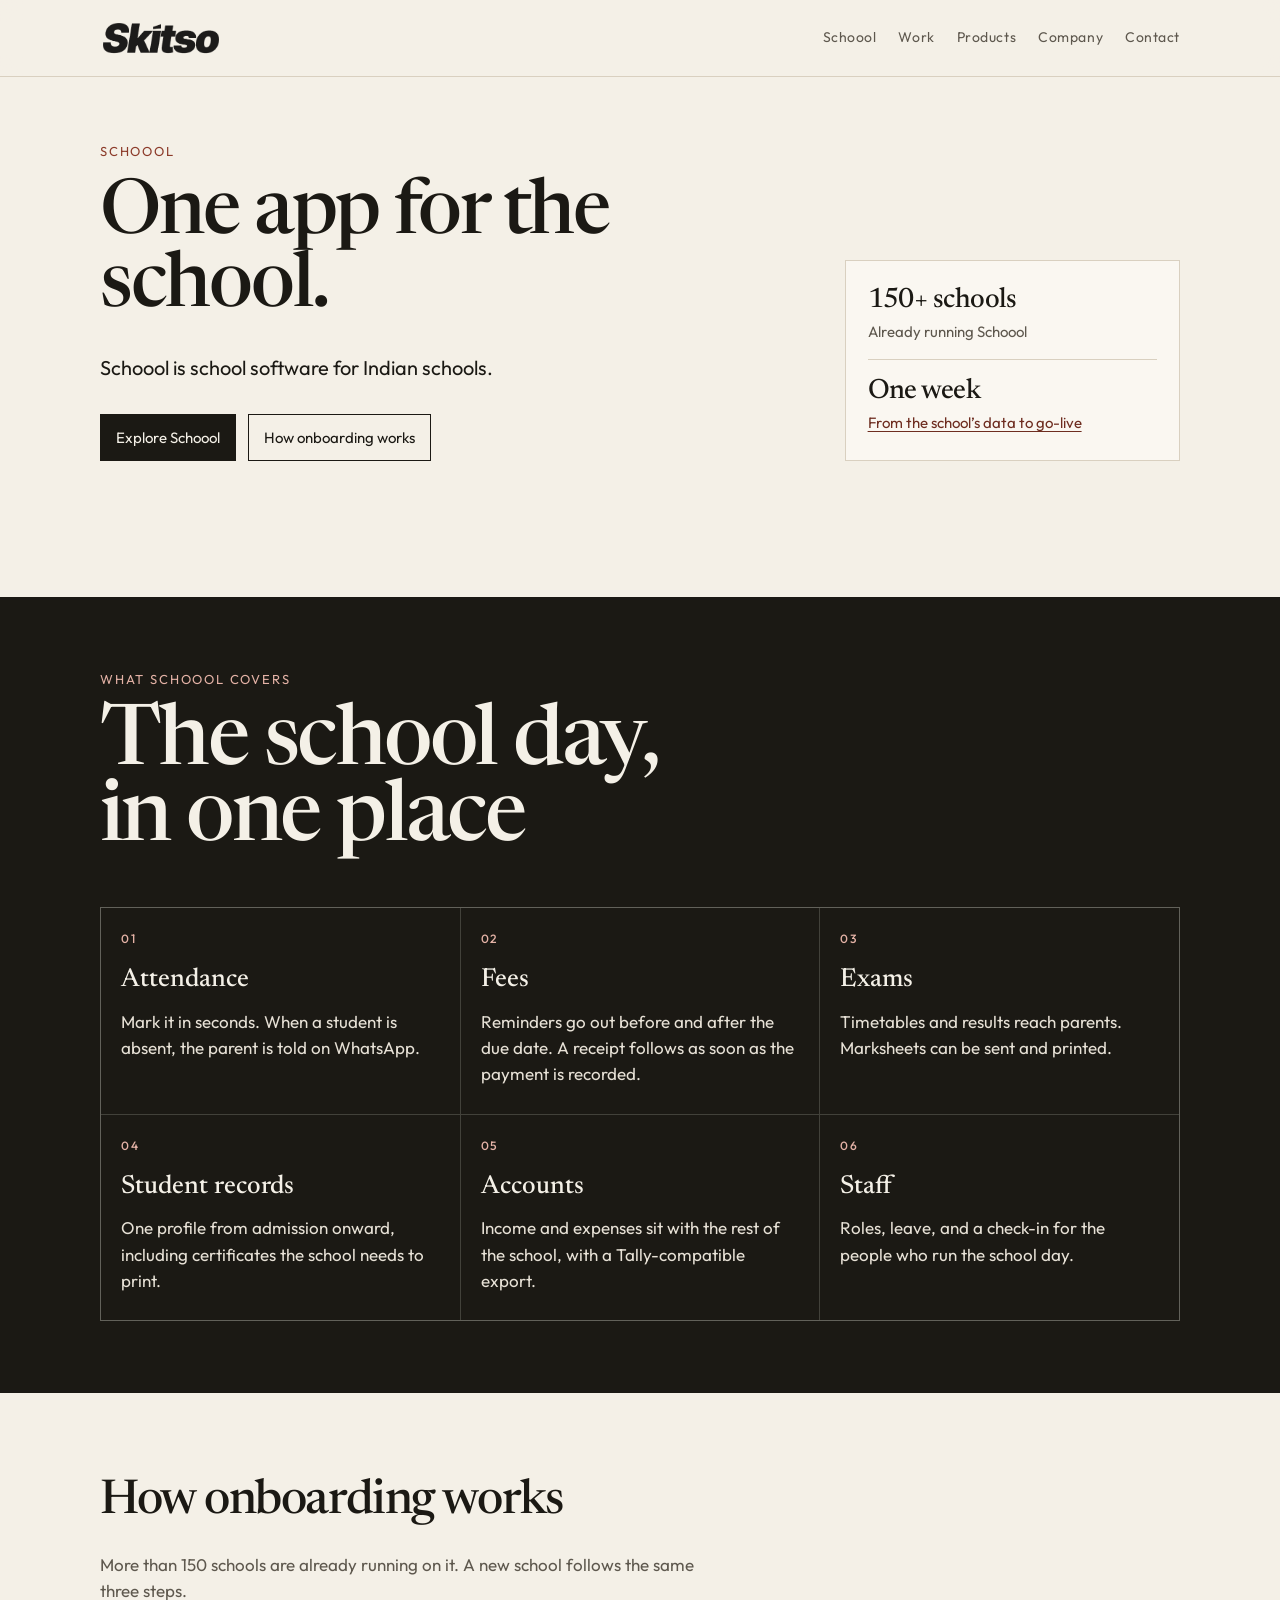
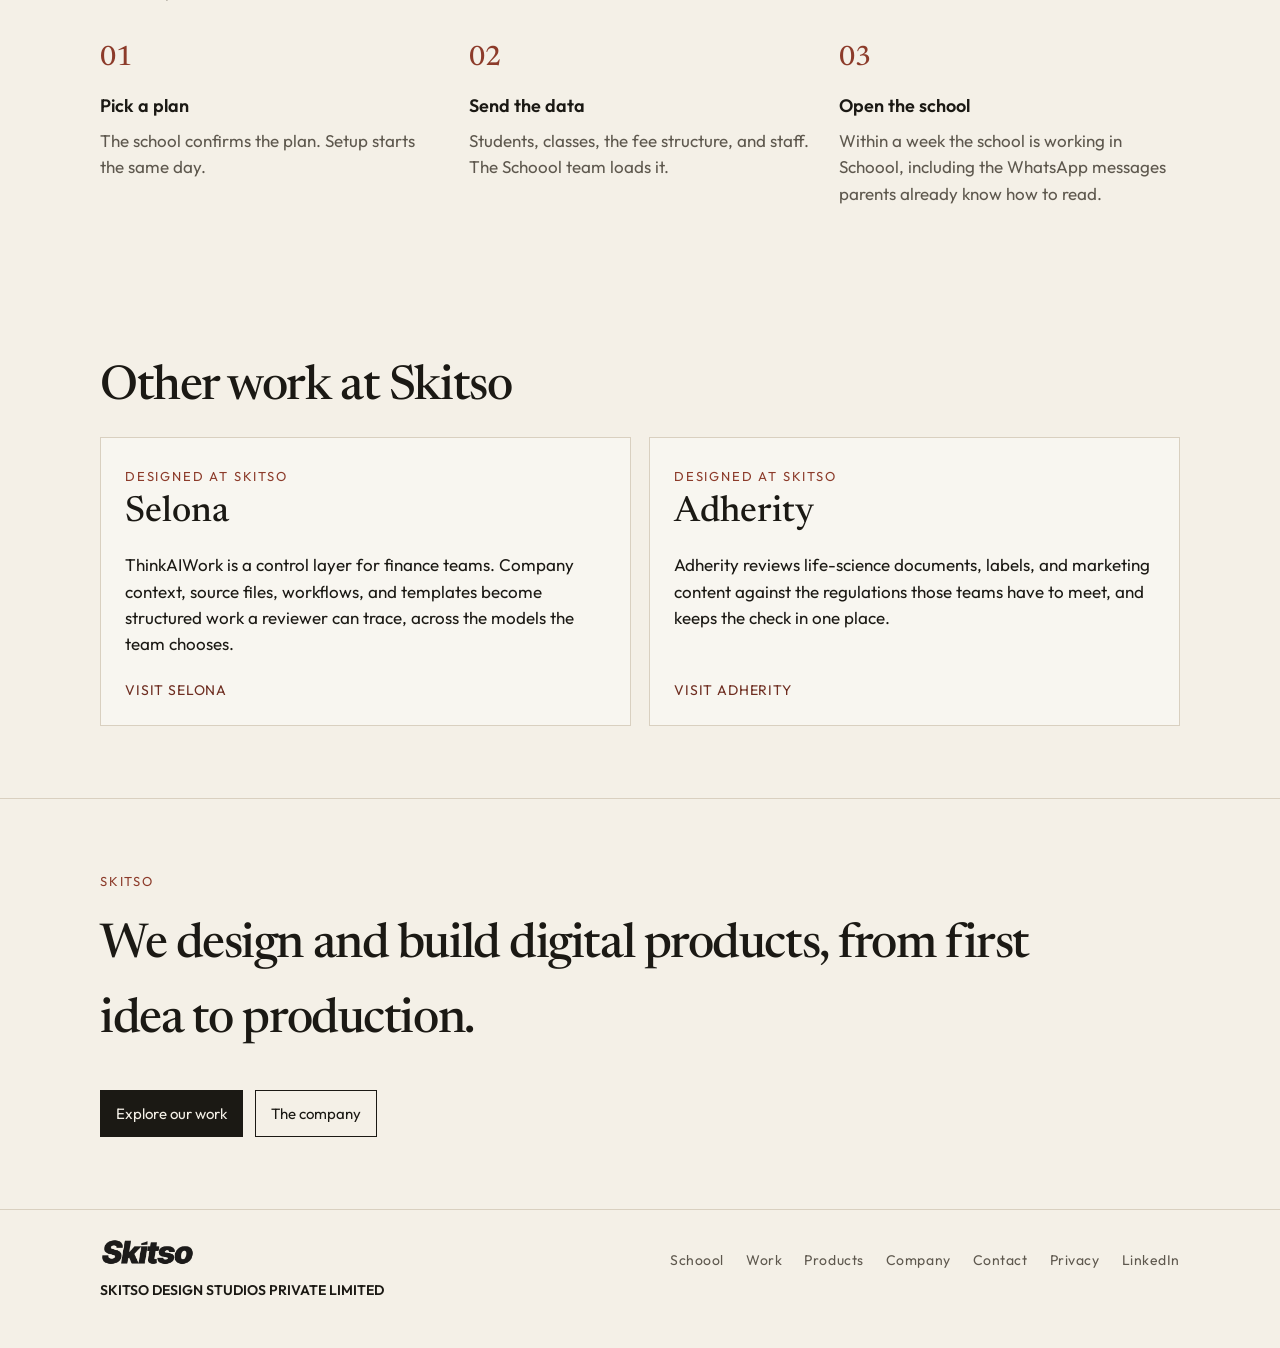
<file: index.html>
<!DOCTYPE html>
<html lang="en">
<head>
  <meta charset="utf-8">
  <meta name="viewport" content="width=device-width, initial-scale=1, viewport-fit=cover">
  <meta name="theme-color" content="#f4f0e7">
  <title>Schoool by Skitso — SKITSO DESIGN STUDIOS PRIVATE LIMITED</title>
  <meta name="description" content="Schoool is school software for Indian schools, built by SKITSO DESIGN STUDIOS PRIVATE LIMITED. Selona and Adherity were designed at Skitso.">
  <link rel="icon" href="/favicon.png" type="image/png">
  <link rel="canonical" href="https://www.skitso.design/">
  <meta property="og:title" content="Schoool by Skitso">
  <meta property="og:description" content="School software for Indian schools, built by SKITSO DESIGN STUDIOS PRIVATE LIMITED.">
  <meta property="og:url" content="https://www.skitso.design/">
  <meta property="og:image" content="https://www.skitso.design/images/og.png">
  <meta property="og:type" content="website">
  <meta name="twitter:card" content="summary_large_image">
  <link rel="preconnect" href="https://fonts.googleapis.com">
  <link rel="preconnect" href="https://fonts.gstatic.com" crossorigin>
  <link href="https://fonts.googleapis.com/css2?family=Newsreader:opsz,wght@6..72,500;6..72,600&family=Outfit:wght@400;500;600&display=swap" rel="stylesheet">
  <link rel="stylesheet" href="/css/site.css">
  <script type="application/ld+json">
  {
    "@context": "https://schema.org",
    "@type": "Organization",
    "name": "SKITSO DESIGN STUDIOS PRIVATE LIMITED",
    "url": "https://www.skitso.design/",
    "logo": "https://www.skitso.design/images/logo.png",
    "email": "account@skitso.design",
    "address": {
      "@type": "PostalAddress",
      "streetAddress": "13-b Mahi Sarovar Nagar, Banswara (rural), Banswara City",
      "addressLocality": "Banswara",
      "addressRegion": "Rajasthan",
      "postalCode": "327001",
      "addressCountry": "IN"
    }
  }
  </script>
</head>
<body>
  <a class="skip" href="#content">Skip to content</a>
  <header class="letterhead">
    <div class="wrap letterhead-inner">
      <a class="brand" href="/" aria-label="Skitso">
        <img src="/images/logo.png" alt="Skitso" width="122" height="36">
      </a>
      <nav aria-label="Primary">
        <a href="/schoool/">Schoool</a>
        <a href="/work/">Work</a>
        <a href="/products/">Products</a>
        <a href="/company/">Company</a>
        <a href="/contact/">Contact</a>
      </nav>
    </div>
  </header>

  <main id="content">
    <section class="hero">
      <div class="wrap hero-grid">
        <div>
          <p class="kicker">Schoool</p>
          <h1>One app for the school.</h1>
          <p class="lede">Schoool is school software for Indian schools.</p>
          <div class="actions">
            <a class="button" href="/schoool/">Explore Schoool</a>
            <a class="button ghost" href="/schoool/#live">How onboarding works</a>
          </div>
        </div>
        <aside class="hero-card" aria-label="Schoool at a glance">
          <p><strong>150+ schools</strong><span>Already running Schoool</span></p>
          <p><strong>One week</strong><span><a href="/schoool/#live">From the school’s data to go-live</a></span></p>
        </aside>
      </div>
    </section>

    <section class="band" id="schoool">
      <div class="wrap">
        <div class="band-top">
          <div>
            <p class="kicker">What Schoool covers</p>
            <h2>The school day, in one place</h2>
          </div>
        </div>
        <div class="feature-grid">
          <article>
            <h3>Attendance</h3>
            <p>Mark it in seconds. When a student is absent, the parent is told on WhatsApp.</p>
          </article>
          <article>
            <h3>Fees</h3>
            <p>Reminders go out before and after the due date. A receipt follows as soon as the payment is recorded.</p>
          </article>
          <article>
            <h3>Exams</h3>
            <p>Timetables and results reach parents. Marksheets can be sent and printed.</p>
          </article>
          <article>
            <h3>Student records</h3>
            <p>One profile from admission onward, including certificates the school needs to print.</p>
          </article>
          <article>
            <h3>Accounts</h3>
            <p>Income and expenses sit with the rest of the school, with a Tally-compatible export.</p>
          </article>
          <article>
            <h3>Staff</h3>
            <p>Roles, leave, and a check-in for the people who run the school day.</p>
          </article>
        </div>
      </div>
    </section>

    <section class="section" id="onboarding">
      <div class="wrap">
        <h2>How onboarding works</h2>
        <p class="section-intro">More than 150 schools are already running on it. A new school follows the same three steps.</p>
        <div class="steps">
          <article>
            <h3>Pick a plan</h3>
            <p>The school confirms the plan. Setup starts the same day.</p>
          </article>
          <article>
            <h3>Send the data</h3>
            <p>Students, classes, the fee structure, and staff. The Schoool team loads it.</p>
          </article>
          <article>
            <h3>Open the school</h3>
            <p>Within a week the school is working in Schoool, including the WhatsApp messages parents already know how to read.</p>
          </article>
        </div>
      </div>
    </section>

    <section class="section" id="products">
      <div class="wrap">
        <h2>Other work at Skitso</h2>
        <div class="work-grid">
          <a class="work-card" href="https://selona.ai/" target="_blank" rel="noopener noreferrer">
            <p class="kicker">Designed at Skitso</p>
            <h3>Selona</h3>
            <p>ThinkAIWork is a control layer for finance teams. Company context, source files, workflows, and templates become structured work a reviewer can trace, across the models the team chooses.</p>
            <span class="go">Visit Selona<span class="sr"> (opens in a new tab)</span></span>
          </a>
          <a class="work-card" href="https://www.adherity.ai/" target="_blank" rel="noopener noreferrer">
            <p class="kicker">Designed at Skitso</p>
            <h3>Adherity</h3>
            <p>Adherity reviews life-science documents, labels, and marketing content against the regulations those teams have to meet, and keeps the check in one place.</p>
            <span class="go">Visit Adherity<span class="sr"> (opens in a new tab)</span></span>
          </a>
        </div>
      </div>
    </section>

    <section class="section studio" id="studio">
      <div class="wrap">
        <p class="kicker">Skitso</p>
        <h2>We design and build digital products, from first idea to production.</h2>
        <div class="actions">
          <a class="button" href="/work/">Explore our work</a>
          <a class="button ghost" href="/company/">The company</a>
        </div>
      </div>
    </section>
  </main>

  <footer class="site-footer">
    <div class="wrap">
      <div class="footer-brand">
        <img src="/images/logo.png" alt="" width="102" height="30">
        <strong>SKITSO DESIGN STUDIOS PRIVATE LIMITED</strong>
      </div>
      <nav aria-label="Footer">
        <a href="/schoool/">Schoool</a>
        <a href="/work/">Work</a>
        <a href="/products/">Products</a>
        <a href="/company/">Company</a>
        <a href="/contact/">Contact</a>
        <a href="/privacy/">Privacy</a>
        <a href="https://www.linkedin.com/company/skitso-design" target="_blank" rel="noopener noreferrer">LinkedIn<span class="sr"> (opens in a new tab)</span></a>
      </nav>
    </div>
  </footer>
</body>
</html>
</file>
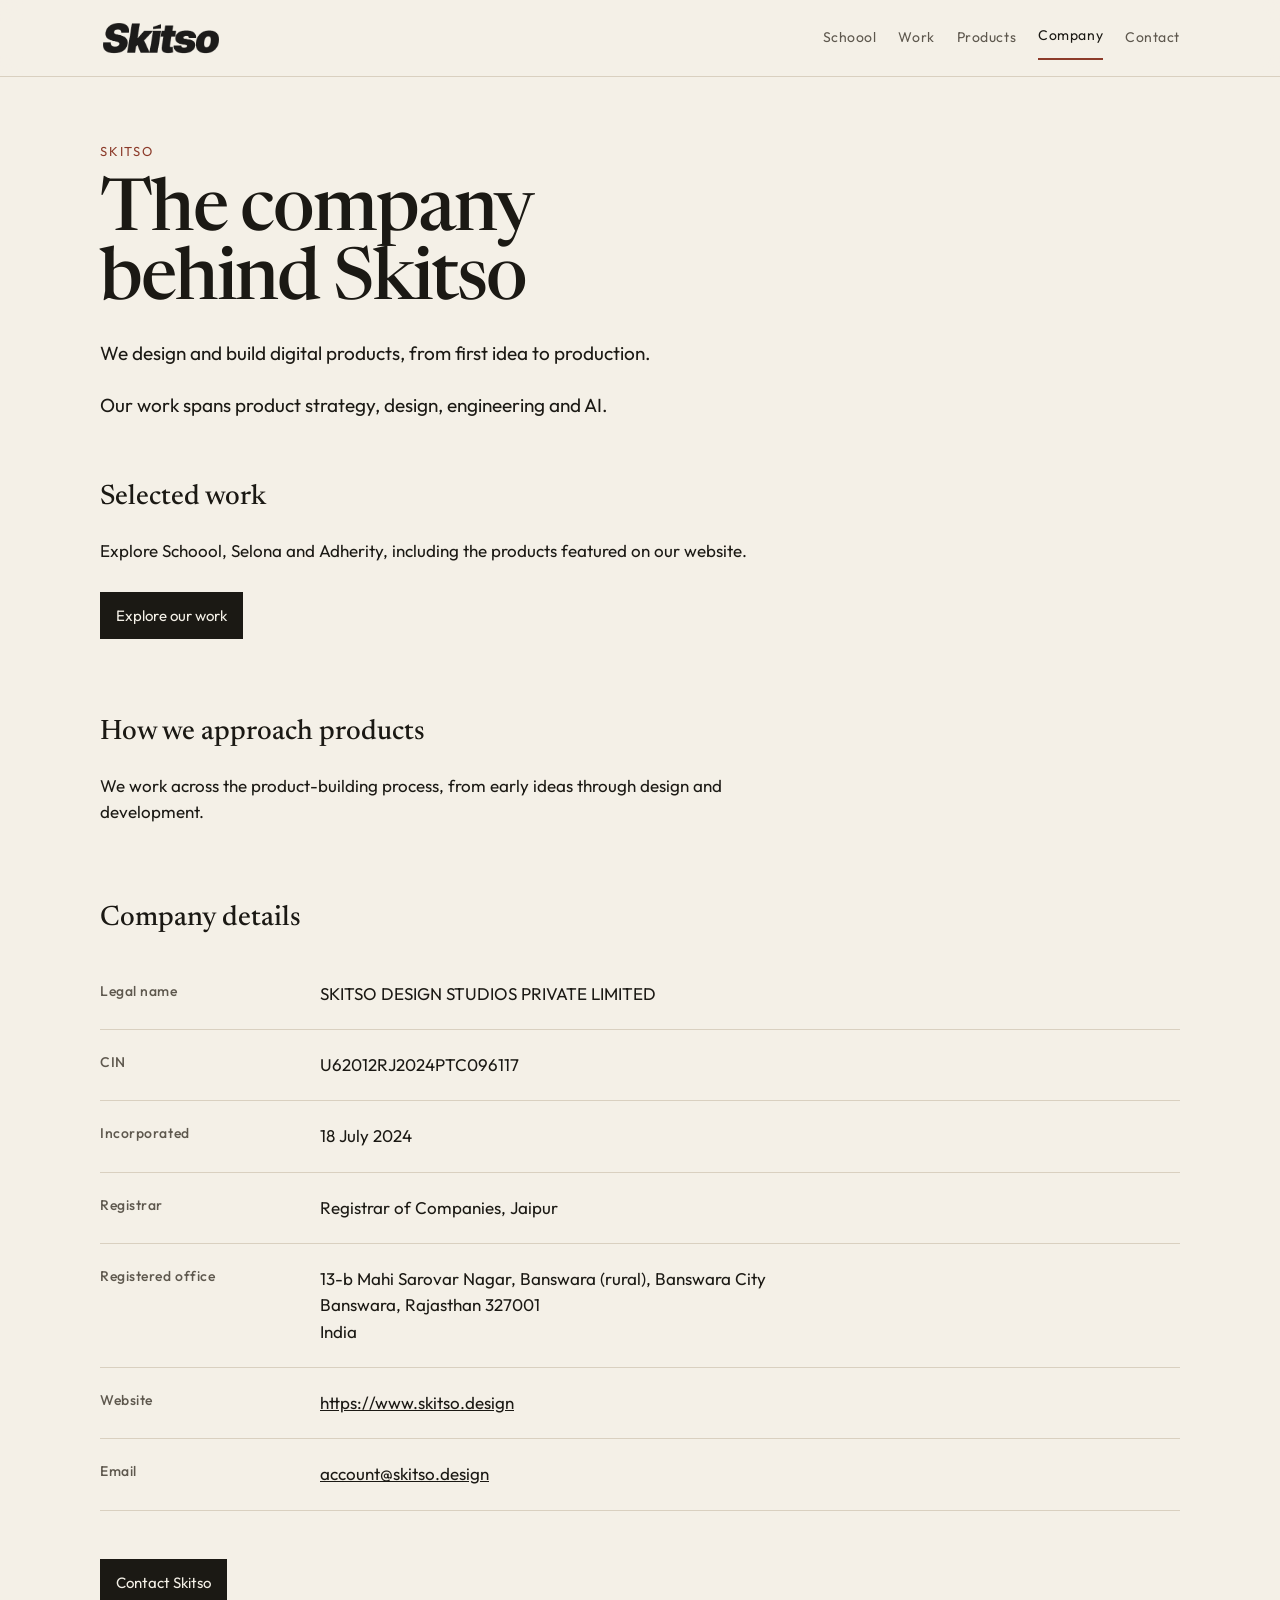
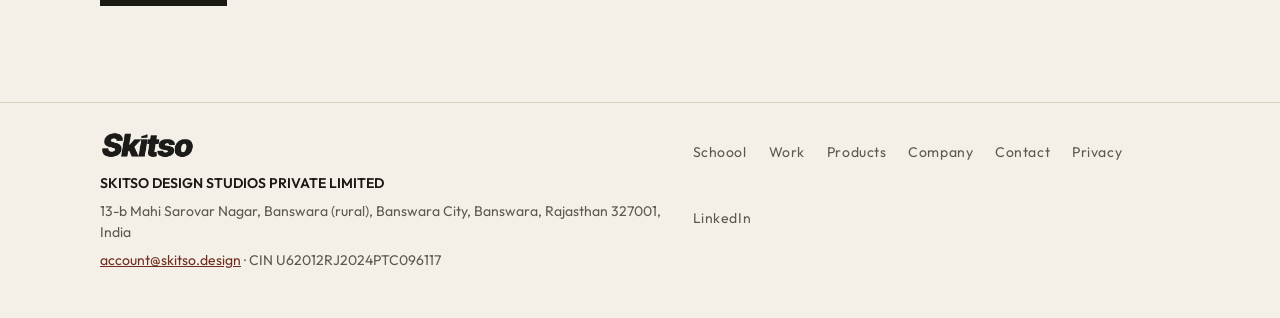
<file: company/index.html>
<!DOCTYPE html>
<html lang="en">
<head>
  <meta charset="utf-8">
  <meta name="viewport" content="width=device-width, initial-scale=1, viewport-fit=cover">
  <meta name="theme-color" content="#f4f0e7">
  <title>Company — SKITSO DESIGN STUDIOS PRIVATE LIMITED</title>
  <meta name="description" content="Skitso designs and builds digital products, from first idea to production. SKITSO DESIGN STUDIOS PRIVATE LIMITED is registered in Banswara, Rajasthan. CIN U62012RJ2024PTC096117.">
  <link rel="icon" href="/favicon.png" type="image/png">
  <link rel="canonical" href="https://www.skitso.design/company/">
  <link rel="preconnect" href="https://fonts.googleapis.com">
  <link rel="preconnect" href="https://fonts.gstatic.com" crossorigin>
  <link href="https://fonts.googleapis.com/css2?family=Newsreader:opsz,wght@6..72,500;6..72,600&family=Outfit:wght@400;500;600&display=swap" rel="stylesheet">
  <link rel="stylesheet" href="/css/site.css">
</head>
<body>
  <a class="skip" href="#content">Skip to content</a>
  <header class="letterhead">
    <div class="wrap letterhead-inner">
      <a class="brand" href="/" aria-label="Skitso">
        <img src="/images/logo.png" alt="Skitso" width="122" height="36">
      </a>
      <nav aria-label="Primary">
        <a href="/schoool/">Schoool</a>
        <a href="/work/">Work</a>
        <a href="/products/">Products</a>
        <a href="/company/" aria-current="page">Company</a>
        <a href="/contact/">Contact</a>
      </nav>
    </div>
  </header>

  <main id="content">
    <div class="wrap page-head">
      <p class="kicker">Skitso</p>
      <h1>The company behind Skitso</h1>
      <p>We design and build digital products, from first idea to production.</p>
      <p>Our work spans product strategy, design, engineering and AI.</p>
    </div>

    <div class="wrap company-body">
      <div class="prose">
        <h2>Selected work</h2>
        <p>Explore Schoool, Selona and Adherity, including the products featured on our website.</p>
        <p><a class="button" href="/work/">Explore our work</a></p>

        <h2>How we approach products</h2>
        <p>We work across the product-building process, from early ideas through design and development.</p>

        <h2>Company details</h2>
      </div>
      <table class="facts">
        <tbody>
          <tr>
            <th>Legal name</th>
            <td>SKITSO DESIGN STUDIOS PRIVATE LIMITED</td>
          </tr>
          <tr>
            <th>CIN</th>
            <td>U62012RJ2024PTC096117</td>
          </tr>
          <tr>
            <th>Incorporated</th>
            <td>18 July 2024</td>
          </tr>
          <tr>
            <th>Registrar</th>
            <td>Registrar of Companies, Jaipur</td>
          </tr>
          <tr>
            <th>Registered office</th>
            <td>
              <address>
                13-b Mahi Sarovar Nagar, Banswara (rural), Banswara City<br>
                Banswara, Rajasthan 327001<br>
                India
              </address>
            </td>
          </tr>
          <tr>
            <th>Website</th>
            <td><a href="https://www.skitso.design/">https://www.skitso.design</a></td>
          </tr>
          <tr>
            <th>Email</th>
            <td><a href="mailto:account@skitso.design">account@skitso.design</a></td>
          </tr>
        </tbody>
      </table>

      <p class="company-action"><a class="button" href="/contact/">Contact Skitso</a></p>
    </div>
  </main>

  <footer class="site-footer">
    <div class="wrap">
      <div class="footer-brand">
        <img src="/images/logo.png" alt="" width="102" height="30">
        <strong>SKITSO DESIGN STUDIOS PRIVATE LIMITED</strong>
        <p>13-b Mahi Sarovar Nagar, Banswara (rural), Banswara City, Banswara, Rajasthan 327001, India</p>
        <p><a href="mailto:account@skitso.design">account@skitso.design</a> · CIN U62012RJ2024PTC096117</p>
      </div>
      <nav aria-label="Footer">
        <a href="/schoool/">Schoool</a>
        <a href="/work/">Work</a>
        <a href="/products/">Products</a>
        <a href="/company/">Company</a>
        <a href="/contact/">Contact</a>
        <a href="/privacy/">Privacy</a>
        <a href="https://www.linkedin.com/company/skitso-design" target="_blank" rel="noopener noreferrer">LinkedIn<span class="sr"> (opens in a new tab)</span></a>
      </nav>
    </div>
  </footer>
</body>
</html>
</file>
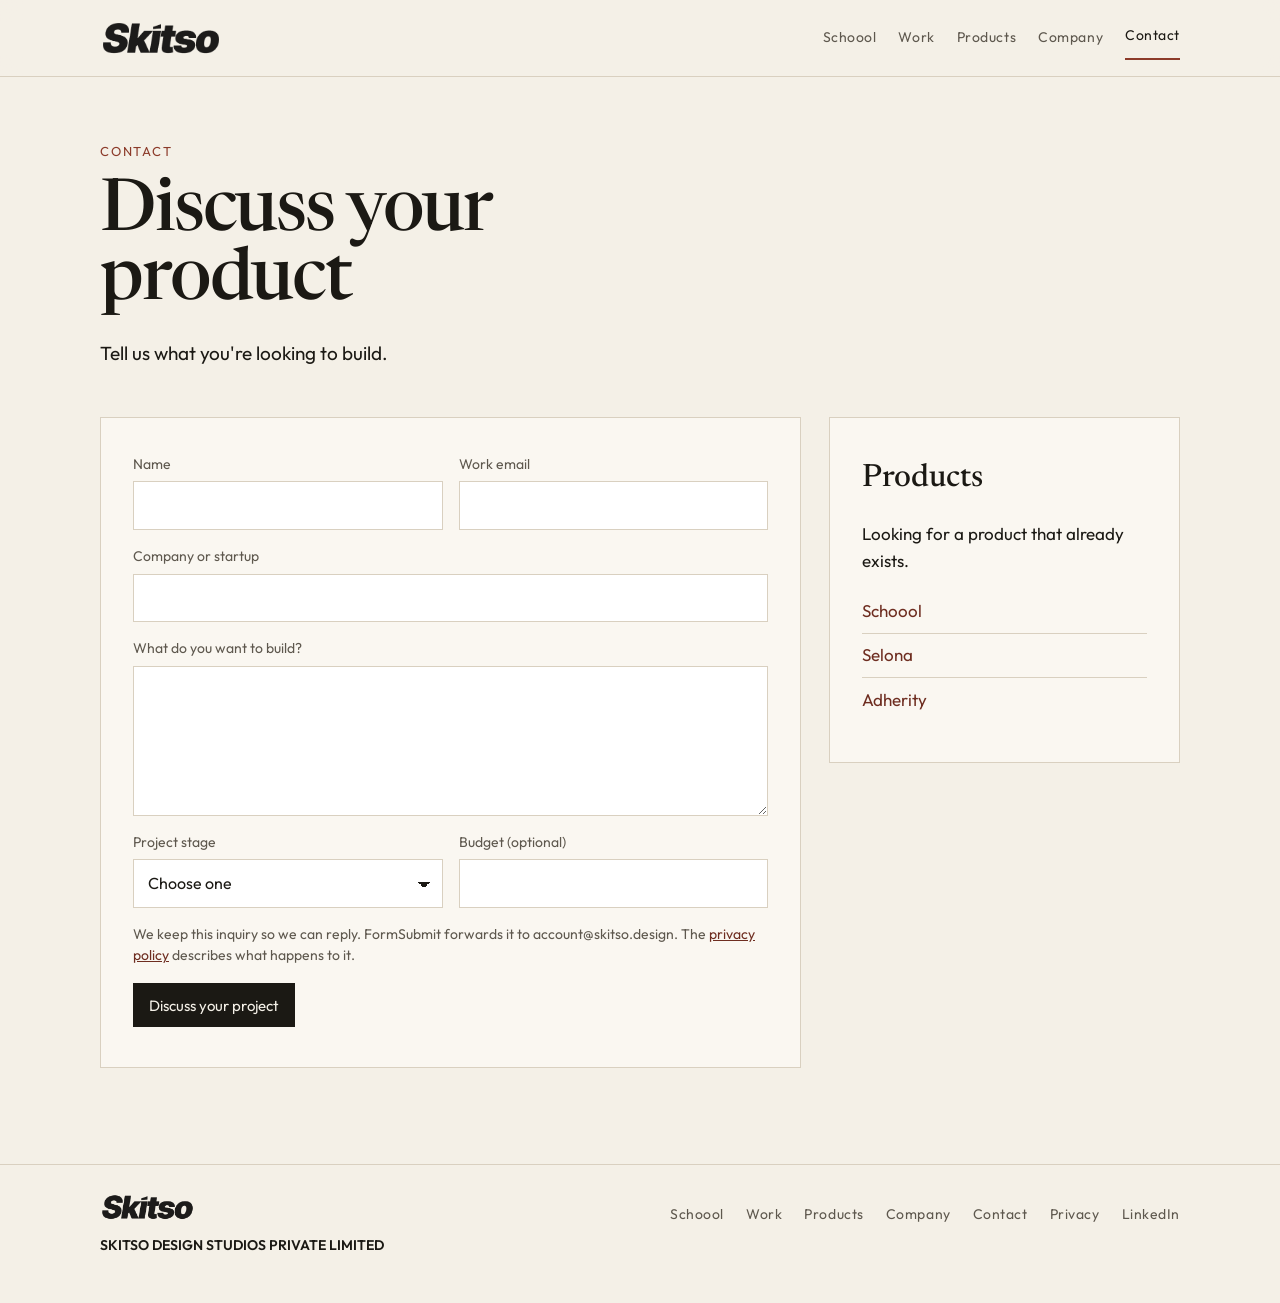
<file: contact/index.html>
<!DOCTYPE html>
<html lang="en">
<head>
  <meta charset="utf-8">
  <meta name="viewport" content="width=device-width, initial-scale=1, viewport-fit=cover">
  <meta name="theme-color" content="#f4f0e7">
  <title>Contact — SKITSO DESIGN STUDIOS PRIVATE LIMITED</title>
  <meta name="description" content="Discuss a product with SKITSO DESIGN STUDIOS PRIVATE LIMITED, or go to Schoool, Selona, or Adherity. Email account@skitso.design.">
  <link rel="icon" href="/favicon.png" type="image/png">
  <link rel="canonical" href="https://www.skitso.design/contact/">
  <link rel="preconnect" href="https://fonts.googleapis.com">
  <link rel="preconnect" href="https://fonts.gstatic.com" crossorigin>
  <link href="https://fonts.googleapis.com/css2?family=Newsreader:opsz,wght@6..72,500;6..72,600&family=Outfit:wght@400;500;600&display=swap" rel="stylesheet">
  <link rel="stylesheet" href="/css/site.css">
</head>
<body>
  <a class="skip" href="#content">Skip to content</a>
  <header class="letterhead">
    <div class="wrap letterhead-inner">
      <a class="brand" href="/" aria-label="Skitso">
        <img src="/images/logo.png" alt="Skitso" width="122" height="36">
      </a>
      <nav aria-label="Primary">
        <a href="/schoool/">Schoool</a>
        <a href="/work/">Work</a>
        <a href="/products/">Products</a>
        <a href="/company/">Company</a>
        <a href="/contact/" aria-current="page">Contact</a>
      </nav>
    </div>
  </header>

  <main id="content">
    <div class="wrap page-head">
      <p class="kicker">Contact</p>
      <h1>Discuss your product</h1>
      <p>Tell us what you're looking to build.</p>
    </div>

    <div class="wrap contact-layout">
      <form class="panel contact-form" action="https://formsubmit.co/account@skitso.design" method="POST" accept-charset="UTF-8">
        <p id="form-status" class="form-status" role="status" aria-live="polite" hidden></p>
        <input type="hidden" name="_subject" value="Project inquiry from skitso.design">
        <input type="hidden" name="_next" value="https://www.skitso.design/contact/thanks/">
        <input type="hidden" name="_template" value="table">
        <input type="hidden" name="_captcha" value="false">
        <p class="hp" aria-hidden="true">
          <label for="company-website">Leave this empty</label>
          <input id="company-website" type="text" name="_honey" tabindex="-1" autocomplete="off">
        </p>
        <div class="form-row">
          <div class="field">
            <label for="name">Name</label>
            <input id="name" name="name" type="text" autocomplete="name" required maxlength="120">
          </div>
          <div class="field">
            <label for="email">Work email</label>
            <input id="email" name="email" type="email" autocomplete="email" inputmode="email" required maxlength="160">
          </div>
        </div>
        <div class="field">
          <label for="company">Company or startup</label>
          <input id="company" name="company" type="text" autocomplete="organization" required maxlength="160">
        </div>
        <div class="field">
          <label for="project">What do you want to build?</label>
          <textarea id="project" name="project" required maxlength="4000"></textarea>
        </div>
        <div class="form-row">
          <div class="field">
            <label for="stage">Project stage</label>
            <select id="stage" name="stage" required>
              <option value="">Choose one</option>
              <option>Idea</option>
              <option>MVP</option>
              <option>Existing product</option>
              <option>Product improvement</option>
            </select>
          </div>
          <div class="field">
            <label for="budget">Budget <span>(optional)</span></label>
            <input id="budget" name="budget" type="text" maxlength="80" autocomplete="off">
          </div>
        </div>
        <p class="form-foot">We keep this inquiry so we can reply. FormSubmit forwards it to account@skitso.design. The <a href="/privacy/">privacy policy</a> describes what happens to it.</p>
        <button class="button" type="submit">Discuss your project</button>
      </form>
      <div class="contact-aside">
        <section class="panel">
          <h2>Products</h2>
          <p>Looking for a product that already exists.</p>
          <ul class="product-links">
            <li><a href="/schoool/">Schoool</a></li>
            <li><a href="https://selona.ai/" target="_blank" rel="noopener noreferrer">Selona<span class="sr"> (opens in a new tab)</span></a></li>
            <li><a href="https://www.adherity.ai/" target="_blank" rel="noopener noreferrer">Adherity<span class="sr"> (opens in a new tab)</span></a></li>
          </ul>
        </section>
      </div>
    </div>
  </main>

  <footer class="site-footer">
    <div class="wrap">
      <div class="footer-brand">
        <img src="/images/logo.png" alt="" width="102" height="30">
        <strong>SKITSO DESIGN STUDIOS PRIVATE LIMITED</strong>
      </div>
      <nav aria-label="Footer">
        <a href="/schoool/">Schoool</a>
        <a href="/work/">Work</a>
        <a href="/products/">Products</a>
        <a href="/company/">Company</a>
        <a href="/contact/">Contact</a>
        <a href="/privacy/">Privacy</a>
        <a href="https://www.linkedin.com/company/skitso-design" target="_blank" rel="noopener noreferrer">LinkedIn<span class="sr"> (opens in a new tab)</span></a>
      </nav>
    </div>
  </footer>
  <script>
    (function () {
      var form = document.querySelector(".contact-form");
      if (!form || !window.fetch) return;
      var status = document.getElementById("form-status");
      var button = form.querySelector("button[type='submit']");

      form.addEventListener("submit", function (event) {
        event.preventDefault();
        if (!form.checkValidity()) {
          form.reportValidity();
          return;
        }

        var data = new FormData(form);
        if (String(data.get("_honey") || "").trim() !== "") {
          showSent();
          return;
        }

        var payload = {
          _subject: "Project inquiry from skitso.design",
          _template: "table",
          _captcha: "false"
        };
        ["name", "email", "company", "project", "stage", "budget"].forEach(function (key) {
          var value = String(data.get(key) || "").trim();
          if (value) payload[key] = value;
        });

        button.disabled = true;
        status.hidden = true;
        status.textContent = "";

        fetch("https://formsubmit.co/ajax/account@skitso.design", {
          method: "POST",
          headers: {
            "Content-Type": "application/json",
            "Accept": "application/json"
          },
          body: JSON.stringify(payload)
        }).then(function (response) {
          return response.json().then(function (body) {
            return { ok: response.ok, body: body };
          }).catch(function () {
            return { ok: false, body: null };
          });
        }).then(function (result) {
          var flag = result.body && result.body.success;
          if (result.ok && (flag === true || flag === "true")) showSent();
          else showError(result.body && result.body.message);
        }).catch(function () { showError(); });

        function showSent() {
          form.classList.add("is-sent");
          status.hidden = false;
          status.dataset.state = "success";
          status.textContent = "The inquiry is on its way to account@skitso.design. A reply will come to the work email you entered.";
          status.tabIndex = -1;
          status.focus();
        }

        function showError(detail) {
          button.disabled = false;
          status.hidden = false;
          status.dataset.state = "error";
          status.textContent = "";
          if (detail && /activ/i.test(detail)) {
            status.appendChild(document.createTextNode("FormSubmit has not been activated yet, so the inquiry was not delivered. Open the activation email sent to "));
            var activate = document.createElement("a");
            activate.href = "mailto:account@skitso.design";
            activate.textContent = "account@skitso.design";
            status.appendChild(activate);
            status.appendChild(document.createTextNode(" and click Activate Form, then submit again."));
            status.tabIndex = -1;
            status.focus();
            return;
          }
          status.appendChild(document.createTextNode("The inquiry was not sent. You can try again, or write directly to "));
          var link = document.createElement("a");
          link.href = "mailto:account@skitso.design";
          link.textContent = "account@skitso.design";
          status.appendChild(link);
          status.appendChild(document.createTextNode("."));
          status.tabIndex = -1;
          status.focus();
        }
      });
    }());
  </script>
</body>
</html>
</file>
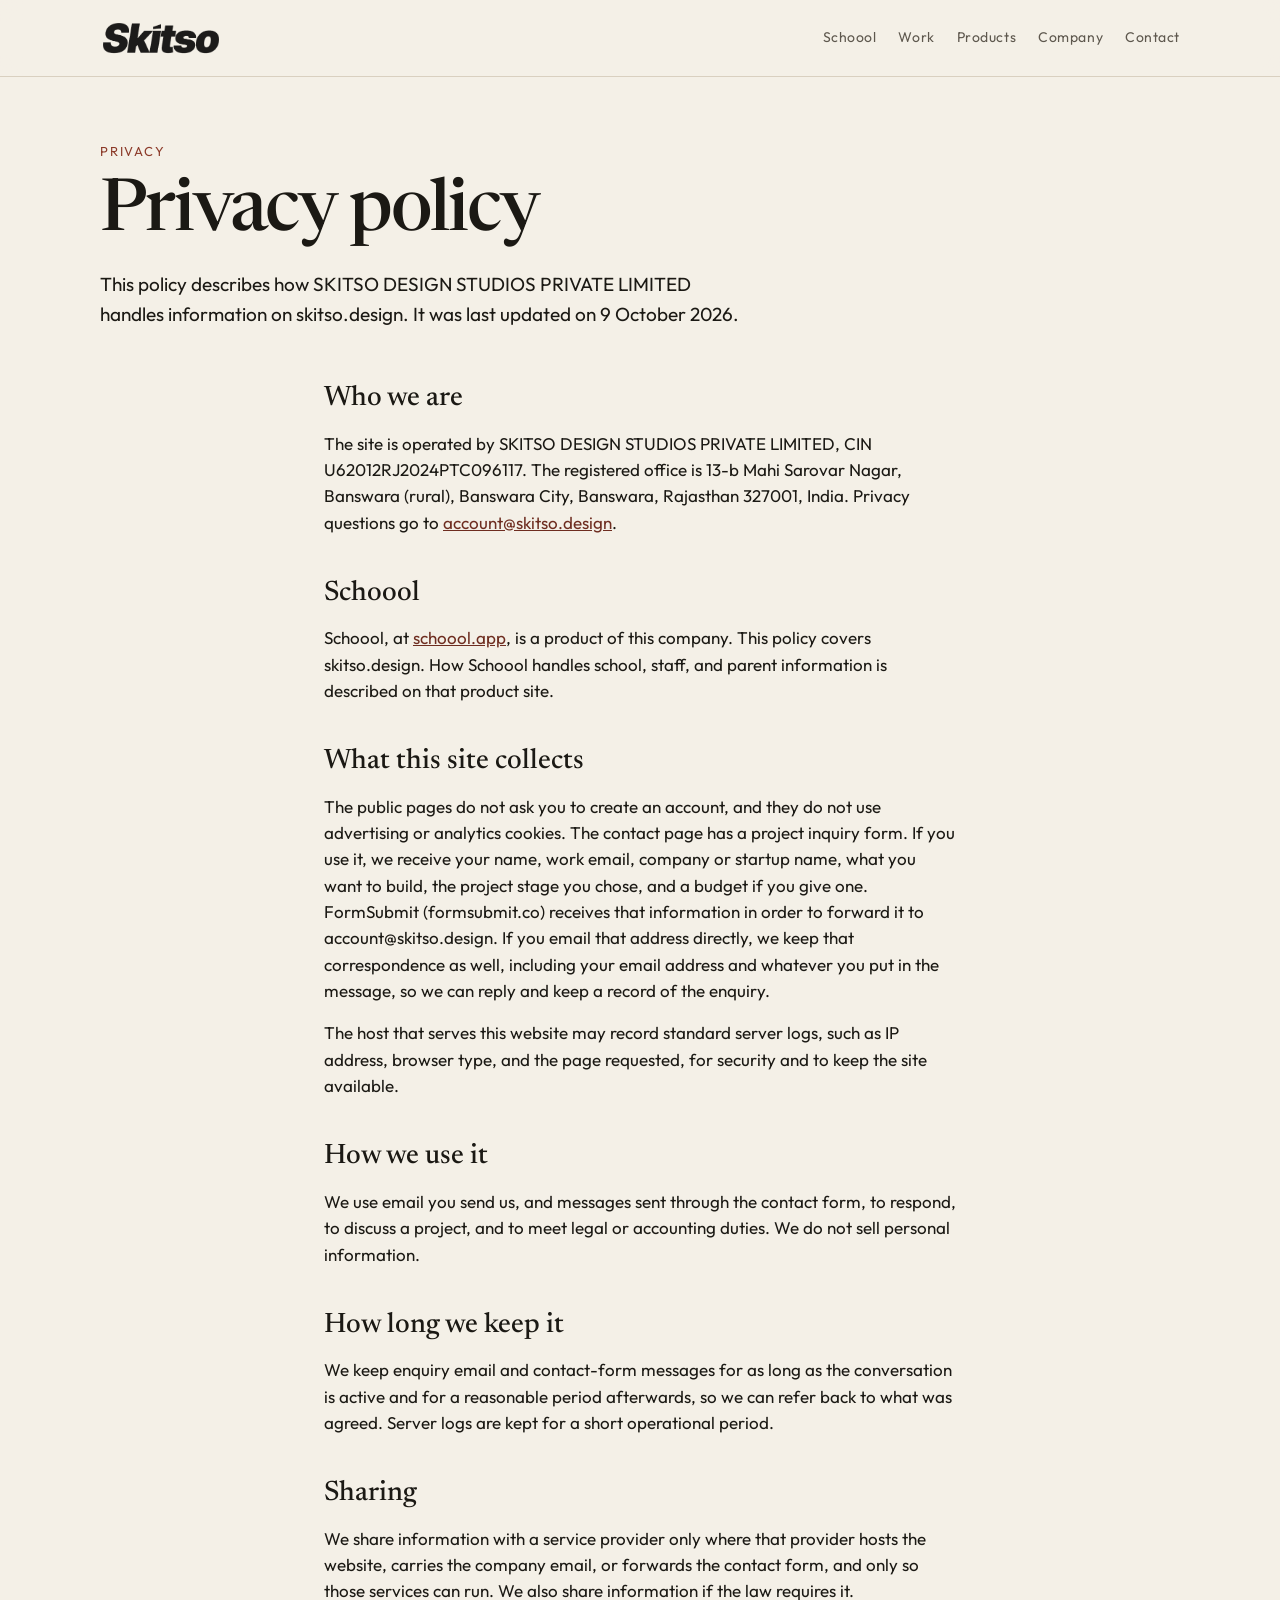
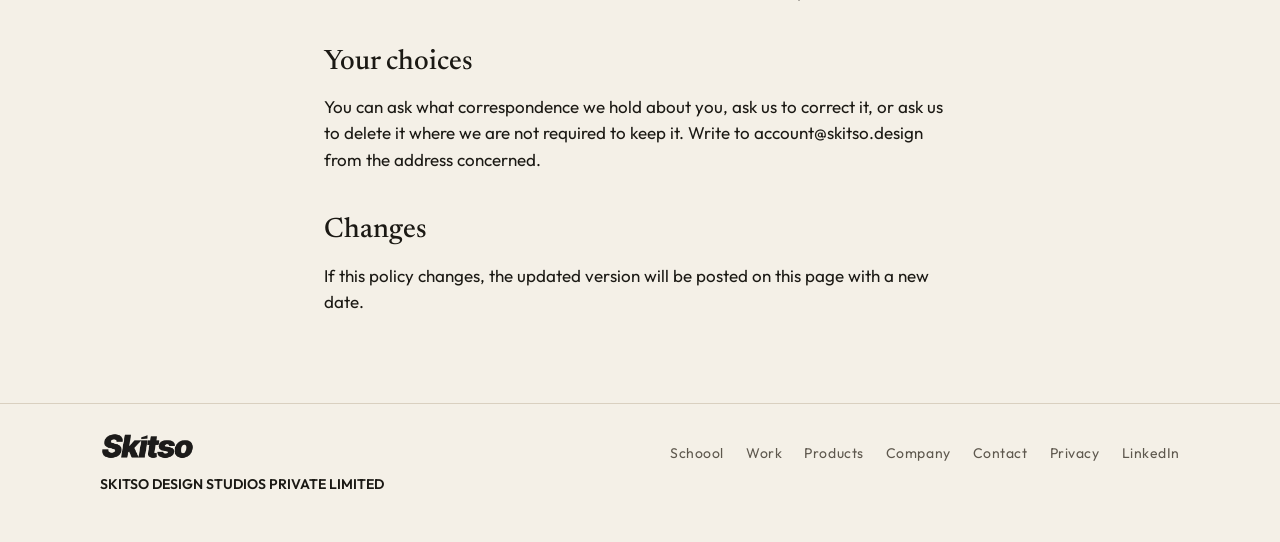
<file: privacy/index.html>
<!DOCTYPE html>
<html lang="en">
<head>
  <meta charset="utf-8">
  <meta name="viewport" content="width=device-width, initial-scale=1, viewport-fit=cover">
  <meta name="theme-color" content="#f4f0e7">
  <title>Privacy — SKITSO DESIGN STUDIOS PRIVATE LIMITED</title>
  <meta name="description" content="Privacy policy of SKITSO DESIGN STUDIOS PRIVATE LIMITED for skitso.design and email sent to the company.">
  <link rel="icon" href="/favicon.png" type="image/png">
  <link rel="canonical" href="https://www.skitso.design/privacy/">
  <link rel="preconnect" href="https://fonts.googleapis.com">
  <link rel="preconnect" href="https://fonts.gstatic.com" crossorigin>
  <link href="https://fonts.googleapis.com/css2?family=Newsreader:opsz,wght@6..72,500;6..72,600&family=Outfit:wght@400;500;600&display=swap" rel="stylesheet">
  <link rel="stylesheet" href="/css/site.css">
</head>
<body>
  <a class="skip" href="#content">Skip to content</a>
  <header class="letterhead">
    <div class="wrap letterhead-inner">
      <a class="brand" href="/" aria-label="Skitso">
        <img src="/images/logo.png" alt="Skitso" width="122" height="36">
      </a>
      <nav aria-label="Primary">
        <a href="/schoool/">Schoool</a>
        <a href="/work/">Work</a>
        <a href="/products/">Products</a>
        <a href="/company/">Company</a>
        <a href="/contact/">Contact</a>
      </nav>
    </div>
  </header>

  <main id="content">
    <div class="wrap page-head">
      <p class="kicker">Privacy</p>
      <h1>Privacy policy</h1>
      <p>This policy describes how SKITSO DESIGN STUDIOS PRIVATE LIMITED handles information on skitso.design. It was last updated on 9 October 2026.</p>
    </div>

    <div class="wrap prose prose-page">
      <h2>Who we are</h2>
      <p>The site is operated by SKITSO DESIGN STUDIOS PRIVATE LIMITED, CIN U62012RJ2024PTC096117. The registered office is 13-b Mahi Sarovar Nagar, Banswara (rural), Banswara City, Banswara, Rajasthan 327001, India. Privacy questions go to <a href="mailto:account@skitso.design">account@skitso.design</a>.</p>

      <h2>Schoool</h2>
      <p>Schoool, at <a href="https://schoool.app/" rel="noopener noreferrer">schoool.app</a>, is a product of this company. This policy covers skitso.design. How Schoool handles school, staff, and parent information is described on that product site.</p>

      <h2>What this site collects</h2>
      <p>The public pages do not ask you to create an account, and they do not use advertising or analytics cookies. The contact page has a project inquiry form. If you use it, we receive your name, work email, company or startup name, what you want to build, the project stage you chose, and a budget if you give one. FormSubmit (formsubmit.co) receives that information in order to forward it to account@skitso.design. If you email that address directly, we keep that correspondence as well, including your email address and whatever you put in the message, so we can reply and keep a record of the enquiry.</p>
      <p>The host that serves this website may record standard server logs, such as IP address, browser type, and the page requested, for security and to keep the site available.</p>

      <h2>How we use it</h2>
      <p>We use email you send us, and messages sent through the contact form, to respond, to discuss a project, and to meet legal or accounting duties. We do not sell personal information.</p>

      <h2>How long we keep it</h2>
      <p>We keep enquiry email and contact-form messages for as long as the conversation is active and for a reasonable period afterwards, so we can refer back to what was agreed. Server logs are kept for a short operational period.</p>

      <h2>Sharing</h2>
      <p>We share information with a service provider only where that provider hosts the website, carries the company email, or forwards the contact form, and only so those services can run. We also share information if the law requires it.</p>

      <h2>Your choices</h2>
      <p>You can ask what correspondence we hold about you, ask us to correct it, or ask us to delete it where we are not required to keep it. Write to account@skitso.design from the address concerned.</p>

      <h2>Changes</h2>
      <p>If this policy changes, the updated version will be posted on this page with a new date.</p>
    </div>
  </main>

  <footer class="site-footer">
    <div class="wrap">
      <div class="footer-brand">
        <img src="/images/logo.png" alt="" width="102" height="30">
        <strong>SKITSO DESIGN STUDIOS PRIVATE LIMITED</strong>
      </div>
      <nav aria-label="Footer">
        <a href="/schoool/">Schoool</a>
        <a href="/work/">Work</a>
        <a href="/products/">Products</a>
        <a href="/company/">Company</a>
        <a href="/contact/">Contact</a>
        <a href="/privacy/">Privacy</a>
        <a href="https://www.linkedin.com/company/skitso-design" target="_blank" rel="noopener noreferrer">LinkedIn<span class="sr"> (opens in a new tab)</span></a>
      </nav>
    </div>
  </footer>
</body>
</html>
</file>
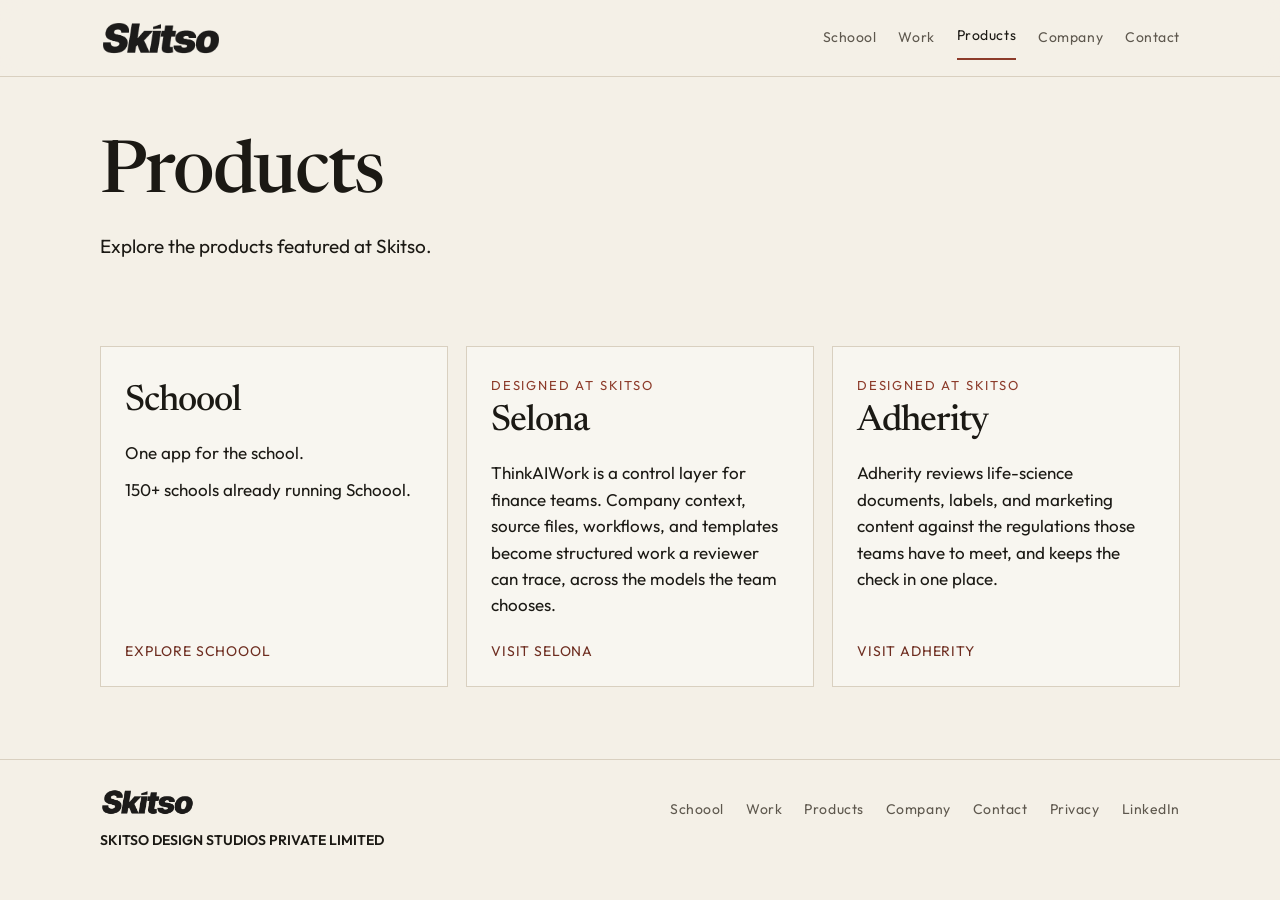
<file: products/index.html>
<!DOCTYPE html>
<html lang="en">
<head>
  <meta charset="utf-8">
  <meta name="viewport" content="width=device-width, initial-scale=1, viewport-fit=cover">
  <meta name="theme-color" content="#f4f0e7">
  <title>Products — SKITSO DESIGN STUDIOS PRIVATE LIMITED</title>
  <meta name="description" content="Explore the products featured at Skitso: Schoool, Selona, and Adherity.">
  <link rel="icon" href="/favicon.png" type="image/png">
  <link rel="canonical" href="https://www.skitso.design/products/">
  <link rel="preconnect" href="https://fonts.googleapis.com">
  <link rel="preconnect" href="https://fonts.gstatic.com" crossorigin>
  <link href="https://fonts.googleapis.com/css2?family=Newsreader:opsz,wght@6..72,500;6..72,600&family=Outfit:wght@400;500;600&display=swap" rel="stylesheet">
  <link rel="stylesheet" href="/css/site.css">
</head>
<body>
  <a class="skip" href="#content">Skip to content</a>
  <header class="letterhead">
    <div class="wrap letterhead-inner">
      <a class="brand" href="/" aria-label="Skitso">
        <img src="/images/logo.png" alt="Skitso" width="122" height="36">
      </a>
      <nav aria-label="Primary">
        <a href="/schoool/">Schoool</a>
        <a href="/work/">Work</a>
        <a href="/products/" aria-current="page">Products</a>
        <a href="/company/">Company</a>
        <a href="/contact/">Contact</a>
      </nav>
    </div>
  </header>

  <main id="content">
    <div class="wrap page-head">
      <h1>Products</h1>
      <p>Explore the products featured at Skitso.</p>
    </div>

    <section class="section">
      <div class="wrap">
        <div class="work-grid wide">
          <a class="work-card" href="/schoool/">
            <h2>Schoool</h2>
            <p>One app for the school.</p>
            <p>150+ schools already running Schoool.</p>
            <span class="go">Explore Schoool</span>
          </a>
          <a class="work-card" href="https://selona.ai/" target="_blank" rel="noopener noreferrer">
            <p class="kicker">Designed at Skitso</p>
            <h2>Selona</h2>
            <p>ThinkAIWork is a control layer for finance teams. Company context, source files, workflows, and templates become structured work a reviewer can trace, across the models the team chooses.</p>
            <span class="go">Visit Selona<span class="sr"> (opens in a new tab)</span></span>
          </a>
          <a class="work-card" href="https://www.adherity.ai/" target="_blank" rel="noopener noreferrer">
            <p class="kicker">Designed at Skitso</p>
            <h2>Adherity</h2>
            <p>Adherity reviews life-science documents, labels, and marketing content against the regulations those teams have to meet, and keeps the check in one place.</p>
            <span class="go">Visit Adherity<span class="sr"> (opens in a new tab)</span></span>
          </a>
        </div>
      </div>
    </section>
  </main>

  <footer class="site-footer">
    <div class="wrap">
      <div class="footer-brand">
        <img src="/images/logo.png" alt="" width="102" height="30">
        <strong>SKITSO DESIGN STUDIOS PRIVATE LIMITED</strong>
      </div>
      <nav aria-label="Footer">
        <a href="/schoool/">Schoool</a>
        <a href="/work/">Work</a>
        <a href="/products/">Products</a>
        <a href="/company/">Company</a>
        <a href="/contact/">Contact</a>
        <a href="/privacy/">Privacy</a>
        <a href="https://www.linkedin.com/company/skitso-design" target="_blank" rel="noopener noreferrer">LinkedIn<span class="sr"> (opens in a new tab)</span></a>
      </nav>
    </div>
  </footer>
</body>
</html>
</file>
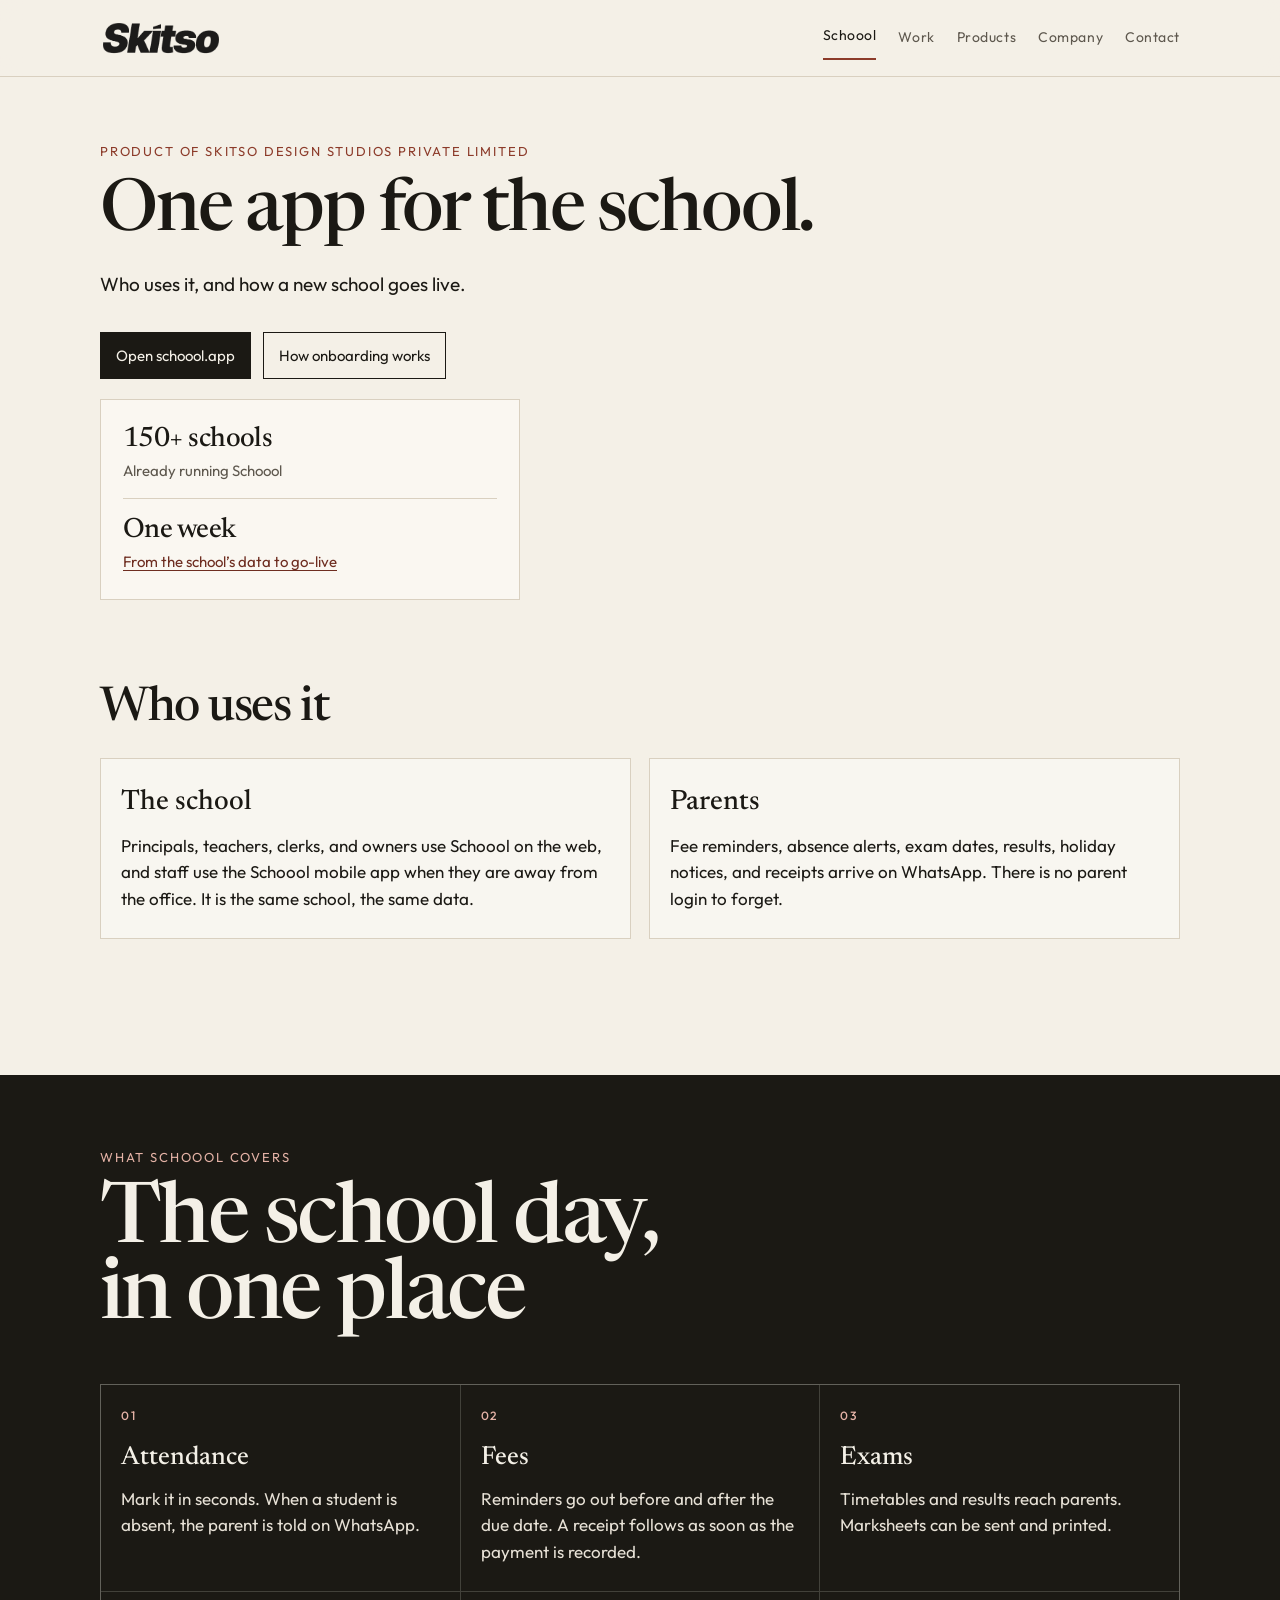
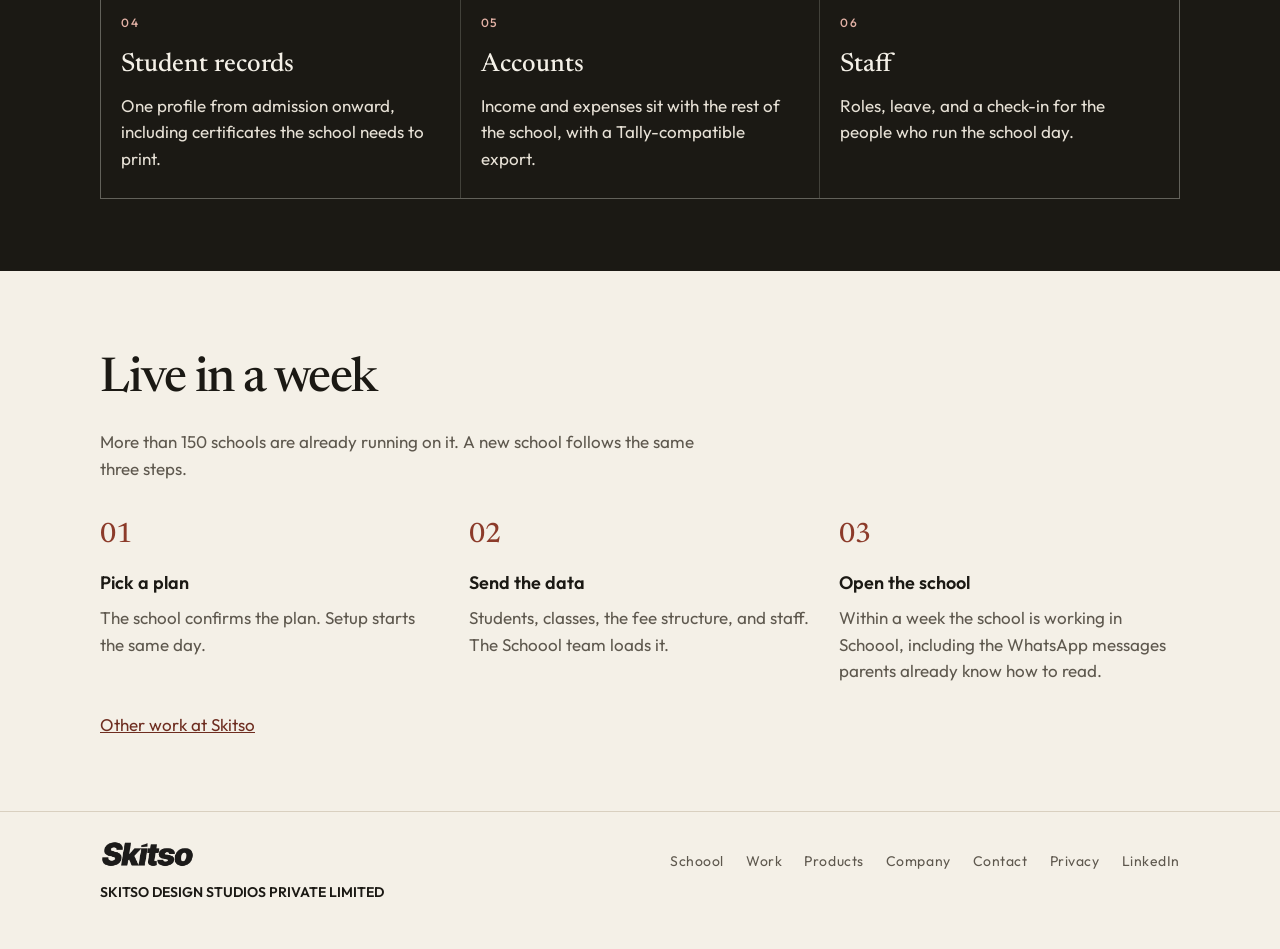
<file: schoool/index.html>
<!DOCTYPE html>
<html lang="en">
<head>
  <meta charset="utf-8">
  <meta name="viewport" content="width=device-width, initial-scale=1, viewport-fit=cover">
  <meta name="theme-color" content="#f4f0e7">
  <title>Schoool — SKITSO DESIGN STUDIOS PRIVATE LIMITED</title>
  <meta name="description" content="Schoool is school software for Indian schools, published by SKITSO DESIGN STUDIOS PRIVATE LIMITED. Staff use one system.">
  <link rel="icon" href="/favicon.png" type="image/png">
  <link rel="canonical" href="https://www.skitso.design/schoool/">
  <link rel="preconnect" href="https://fonts.googleapis.com">
  <link rel="preconnect" href="https://fonts.gstatic.com" crossorigin>
  <link href="https://fonts.googleapis.com/css2?family=Newsreader:opsz,wght@6..72,500;6..72,600&family=Outfit:wght@400;500;600&display=swap" rel="stylesheet">
  <link rel="stylesheet" href="/css/site.css">
</head>
<body>
  <a class="skip" href="#content">Skip to content</a>
  <header class="letterhead">
    <div class="wrap letterhead-inner">
      <a class="brand" href="/" aria-label="Skitso">
        <img src="/images/logo.png" alt="Skitso" width="122" height="36">
      </a>
      <nav aria-label="Primary">
        <a href="/schoool/" aria-current="page">Schoool</a>
        <a href="/work/">Work</a>
        <a href="/products/">Products</a>
        <a href="/company/">Company</a>
        <a href="/contact/">Contact</a>
      </nav>
    </div>
  </header>

  <main id="content">
    <div class="wrap page-head">
      <p class="kicker">Product of SKITSO DESIGN STUDIOS PRIVATE LIMITED</p>
      <h1 class="product-title">One app for the school.</h1>
      <p>Who uses it, and how a new school goes live.</p>
      <div class="actions">
        <a class="button" href="https://schoool.app/" rel="noopener noreferrer">Open schoool.app</a>
        <a class="button ghost" href="#live">How onboarding works</a>
      </div>
    </div>

    <div class="wrap">
      <aside class="hero-card page-proof" aria-label="Schoool at a glance">
        <p><strong>150+ schools</strong><span>Already running Schoool</span></p>
        <p><strong>One week</strong><span><a href="#live">From the school’s data to go-live</a></span></p>
      </aside>
    </div>

    <section class="section" id="who">
      <div class="wrap">
        <h2>Who uses it</h2>
        <div class="plain-grid">
          <article>
            <h3>The school</h3>
            <p>Principals, teachers, clerks, and owners use Schoool on the web, and staff use the Schoool mobile app when they are away from the office. It is the same school, the same data.</p>
          </article>
          <article>
            <h3>Parents</h3>
            <p>Fee reminders, absence alerts, exam dates, results, holiday notices, and receipts arrive on WhatsApp. There is no parent login to forget.</p>
          </article>
        </div>
      </div>
    </section>

    <section class="band" id="features">
      <div class="wrap">
        <div class="band-top">
          <div>
            <p class="kicker">What Schoool covers</p>
            <h2>The school day, in one place</h2>
          </div>
        </div>
        <div class="feature-grid">
          <article>
            <h3>Attendance</h3>
            <p>Mark it in seconds. When a student is absent, the parent is told on WhatsApp.</p>
          </article>
          <article>
            <h3>Fees</h3>
            <p>Reminders go out before and after the due date. A receipt follows as soon as the payment is recorded.</p>
          </article>
          <article>
            <h3>Exams</h3>
            <p>Timetables and results reach parents. Marksheets can be sent and printed.</p>
          </article>
          <article>
            <h3>Student records</h3>
            <p>One profile from admission onward, including certificates the school needs to print.</p>
          </article>
          <article>
            <h3>Accounts</h3>
            <p>Income and expenses sit with the rest of the school, with a Tally-compatible export.</p>
          </article>
          <article>
            <h3>Staff</h3>
            <p>Roles, leave, and a check-in for the people who run the school day.</p>
          </article>
        </div>
      </div>
    </section>

    <section class="section" id="live">
      <div class="wrap">
        <h2>Live in a week</h2>
        <p class="section-intro">More than 150 schools are already running on it. A new school follows the same three steps.</p>
        <div class="steps">
          <article>
            <h3>Pick a plan</h3>
            <p>The school confirms the plan. Setup starts the same day.</p>
          </article>
          <article>
            <h3>Send the data</h3>
            <p>Students, classes, the fee structure, and staff. The Schoool team loads it.</p>
          </article>
          <article>
            <h3>Open the school</h3>
            <p>Within a week the school is working in Schoool, including the WhatsApp messages parents already know how to read.</p>
          </article>
        </div>
        <p class="more"><a href="/work/">Other work at Skitso</a></p>
      </div>
    </section>
  </main>

  <footer class="site-footer">
    <div class="wrap">
      <div class="footer-brand">
        <img src="/images/logo.png" alt="" width="102" height="30">
        <strong>SKITSO DESIGN STUDIOS PRIVATE LIMITED</strong>
      </div>
      <nav aria-label="Footer">
        <a href="/schoool/">Schoool</a>
        <a href="/work/">Work</a>
        <a href="/products/">Products</a>
        <a href="/company/">Company</a>
        <a href="/contact/">Contact</a>
        <a href="/privacy/">Privacy</a>
        <a href="https://www.linkedin.com/company/skitso-design" target="_blank" rel="noopener noreferrer">LinkedIn<span class="sr"> (opens in a new tab)</span></a>
      </nav>
    </div>
  </footer>
</body>
</html>
</file>
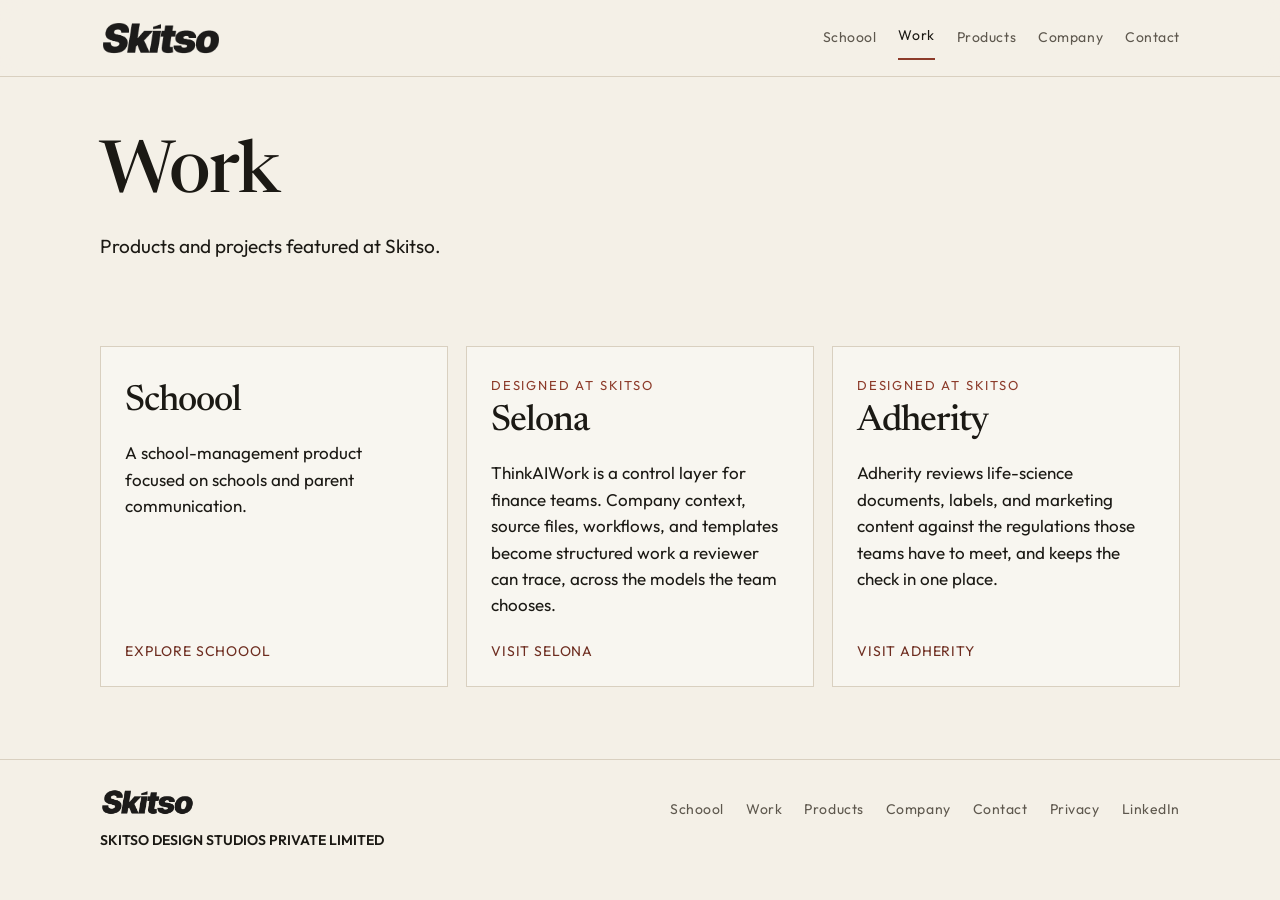
<file: work/index.html>
<!DOCTYPE html>
<html lang="en">
<head>
  <meta charset="utf-8">
  <meta name="viewport" content="width=device-width, initial-scale=1, viewport-fit=cover">
  <meta name="theme-color" content="#f4f0e7">
  <title>Work — SKITSO DESIGN STUDIOS PRIVATE LIMITED</title>
  <meta name="description" content="Products and projects featured at Skitso, including Schoool, Selona, and Adherity.">
  <link rel="icon" href="/favicon.png" type="image/png">
  <link rel="canonical" href="https://www.skitso.design/work/">
  <link rel="preconnect" href="https://fonts.googleapis.com">
  <link rel="preconnect" href="https://fonts.gstatic.com" crossorigin>
  <link href="https://fonts.googleapis.com/css2?family=Newsreader:opsz,wght@6..72,500;6..72,600&family=Outfit:wght@400;500;600&display=swap" rel="stylesheet">
  <link rel="stylesheet" href="/css/site.css">
</head>
<body>
  <a class="skip" href="#content">Skip to content</a>
  <header class="letterhead">
    <div class="wrap letterhead-inner">
      <a class="brand" href="/" aria-label="Skitso">
        <img src="/images/logo.png" alt="Skitso" width="122" height="36">
      </a>
      <nav aria-label="Primary">
        <a href="/schoool/">Schoool</a>
        <a href="/work/" aria-current="page">Work</a>
        <a href="/products/">Products</a>
        <a href="/company/">Company</a>
        <a href="/contact/">Contact</a>
      </nav>
    </div>
  </header>

  <main id="content">
    <div class="wrap page-head">
      <h1>Work</h1>
      <p>Products and projects featured at Skitso.</p>
    </div>

    <section class="section">
      <div class="wrap">
        <div class="work-grid wide">
          <a class="work-card" href="/schoool/">
            <h2>Schoool</h2>
            <p>A school-management product focused on schools and parent communication.</p>
            <span class="go">Explore Schoool</span>
          </a>
          <a class="work-card" href="https://selona.ai/" target="_blank" rel="noopener noreferrer">
            <p class="kicker">Designed at Skitso</p>
            <h2>Selona</h2>
            <p>ThinkAIWork is a control layer for finance teams. Company context, source files, workflows, and templates become structured work a reviewer can trace, across the models the team chooses.</p>
            <span class="go">Visit Selona<span class="sr"> (opens in a new tab)</span></span>
          </a>
          <a class="work-card" href="https://www.adherity.ai/" target="_blank" rel="noopener noreferrer">
            <p class="kicker">Designed at Skitso</p>
            <h2>Adherity</h2>
            <p>Adherity reviews life-science documents, labels, and marketing content against the regulations those teams have to meet, and keeps the check in one place.</p>
            <span class="go">Visit Adherity<span class="sr"> (opens in a new tab)</span></span>
          </a>
        </div>
      </div>
    </section>
  </main>

  <footer class="site-footer">
    <div class="wrap">
      <div class="footer-brand">
        <img src="/images/logo.png" alt="" width="102" height="30">
        <strong>SKITSO DESIGN STUDIOS PRIVATE LIMITED</strong>
      </div>
      <nav aria-label="Footer">
        <a href="/schoool/">Schoool</a>
        <a href="/work/">Work</a>
        <a href="/products/">Products</a>
        <a href="/company/">Company</a>
        <a href="/contact/">Contact</a>
        <a href="/privacy/">Privacy</a>
        <a href="https://www.linkedin.com/company/skitso-design" target="_blank" rel="noopener noreferrer">LinkedIn<span class="sr"> (opens in a new tab)</span></a>
      </nav>
    </div>
  </footer>
</body>
</html>
</file>
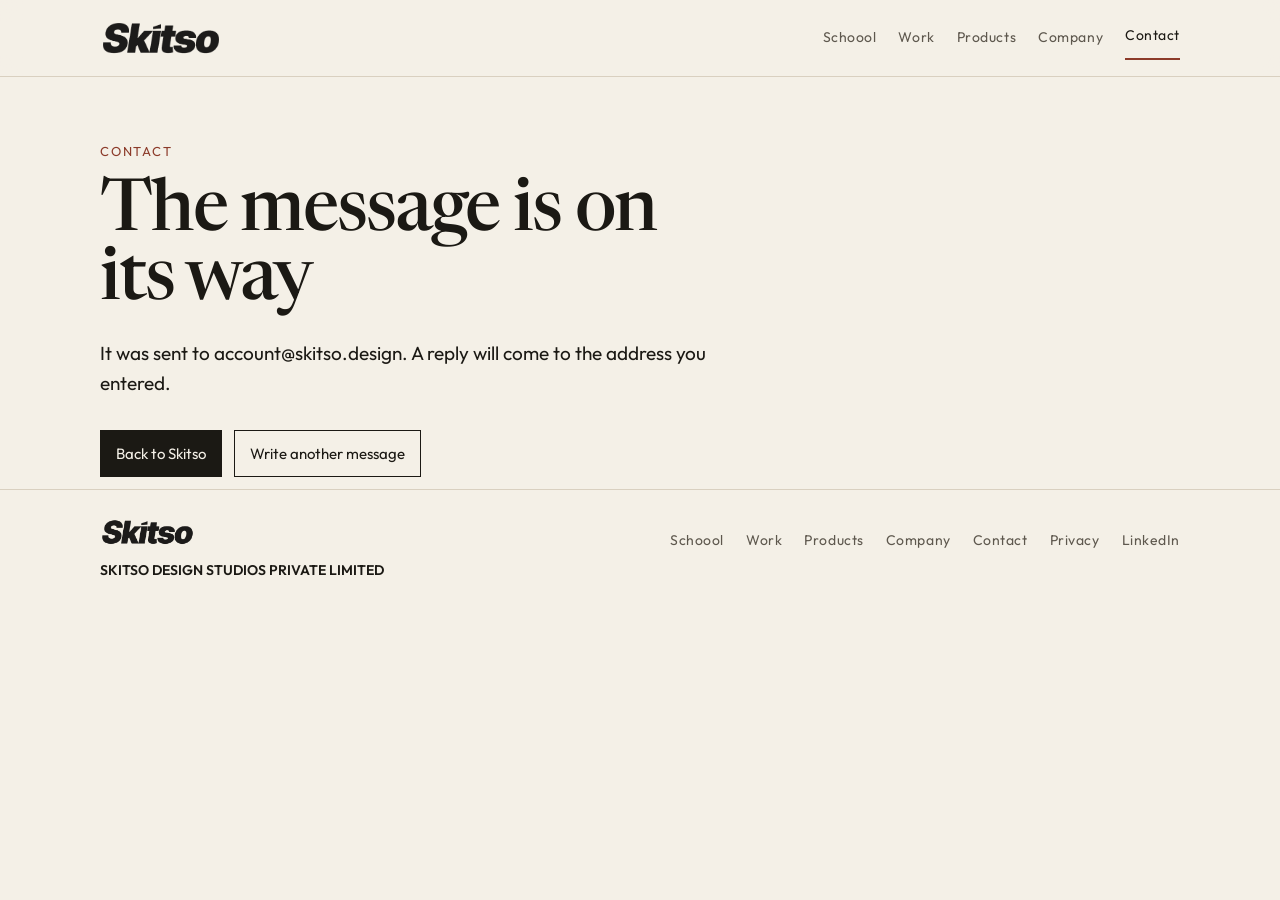
<file: contact/thanks/index.html>
<!DOCTYPE html>
<html lang="en">
<head>
  <meta charset="utf-8">
  <meta name="viewport" content="width=device-width, initial-scale=1, viewport-fit=cover">
  <meta name="theme-color" content="#f4f0e7">
  <title>Message sent — SKITSO DESIGN STUDIOS PRIVATE LIMITED</title>
  <meta name="robots" content="noindex">
  <link rel="icon" href="/favicon.png" type="image/png">
  <link rel="preconnect" href="https://fonts.googleapis.com">
  <link rel="preconnect" href="https://fonts.gstatic.com" crossorigin>
  <link href="https://fonts.googleapis.com/css2?family=Newsreader:opsz,wght@6..72,500;6..72,600&family=Outfit:wght@400;500;600&display=swap" rel="stylesheet">
  <link rel="stylesheet" href="/css/site.css">
</head>
<body>
  <a class="skip" href="#content">Skip to content</a>
  <header class="letterhead">
    <div class="wrap letterhead-inner">
      <a class="brand" href="/" aria-label="Skitso">
        <img src="/images/logo.png" alt="Skitso" width="122" height="36">
      </a>
      <nav aria-label="Primary">
        <a href="/schoool/">Schoool</a>
        <a href="/work/">Work</a>
        <a href="/products/">Products</a>
        <a href="/company/">Company</a>
        <a href="/contact/" aria-current="page">Contact</a>
      </nav>
    </div>
  </header>

  <main id="content">
    <div class="wrap page-head">
      <p class="kicker">Contact</p>
      <h1>The message is on its way</h1>
      <p>It was sent to account@skitso.design. A reply will come to the address you entered.</p>
      <div class="actions">
        <a class="button" href="/">Back to Skitso</a>
        <a class="button ghost" href="/contact/">Write another message</a>
      </div>
    </div>
  </main>

  <footer class="site-footer">
    <div class="wrap">
      <div class="footer-brand">
        <img src="/images/logo.png" alt="" width="102" height="30">
        <strong>SKITSO DESIGN STUDIOS PRIVATE LIMITED</strong>
      </div>
      <nav aria-label="Footer">
        <a href="/schoool/">Schoool</a>
        <a href="/work/">Work</a>
        <a href="/products/">Products</a>
        <a href="/company/">Company</a>
        <a href="/contact/">Contact</a>
        <a href="/privacy/">Privacy</a>
        <a href="https://www.linkedin.com/company/skitso-design" target="_blank" rel="noopener noreferrer">LinkedIn<span class="sr"> (opens in a new tab)</span></a>
      </nav>
    </div>
  </footer>
</body>
</html>
</file>
<file: css/site.css>
:root {
  --paper: #f4f0e7;
  --paper-2: #ebe4d6;
  --ink: #1b1914;
  --muted: #5e584e;
  --line: #d9d0c0;
  --rust: #8c3b2a;
  --rust-dark: #6e2d20;
  --max: 1080px;
  --serif: "Newsreader", "Iowan Old Style", Palatino, Georgia, serif;
  --sans: "Outfit", "Avenir Next", "Segoe UI", sans-serif;
}

::selection {
  background: #e7cfc6;
  color: var(--ink);
}

* { box-sizing: border-box; }

html {
  scroll-behavior: smooth;
  scroll-padding-top: 92px;
  -webkit-text-size-adjust: 100%;
  text-size-adjust: 100%;
}

body {
  margin: 0;
  background: var(--paper);
  color: var(--ink);
  font-family: var(--sans);
  font-size: 17px;
  line-height: 1.55;
  text-rendering: optimizeLegibility;
}

a { color: inherit; }

:focus { outline: none; }

:focus-visible {
  outline: 2px solid var(--rust);
  outline-offset: 3px;
}

.skip {
  position: absolute;
  left: 16px;
  top: -48px;
  z-index: 5;
  background: var(--ink);
  color: var(--paper);
  padding: 8px 12px;
  text-decoration: none;
}

.skip:focus { top: 12px; }

img { max-width: 100%; height: auto; }

.wrap {
  width: min(1120px, 100%);
  margin: 0 auto;
  padding-left: max(20px, env(safe-area-inset-left));
  padding-right: max(20px, env(safe-area-inset-right));
}

.letterhead {
  border-bottom: 1px solid var(--line);
  background: rgba(244, 240, 231, 0.94);
  backdrop-filter: blur(12px);
  position: sticky;
  top: 0;
  z-index: 2;
}

.letterhead-inner {
  display: flex;
  align-items: center;
  justify-content: space-between;
  gap: 24px;
  min-height: 76px;
  padding-top: 14px;
  padding-bottom: 14px;
}

.brand {
  display: flex;
  align-items: center;
  text-decoration: none;
}

.brand img {
  display: block;
  height: 36px;
  width: auto;
}

nav {
  display: flex;
  gap: 22px;
  flex-wrap: wrap;
}

nav a {
  text-decoration: none;
  font-size: 14px;
  letter-spacing: 0.04em;
  color: var(--muted);
}

.letterhead nav a,
.site-footer nav a {
  display: inline-flex;
  align-items: center;
  min-height: 44px;
}

nav a[aria-current="page"],
nav a:hover { color: var(--ink); }

nav a[aria-current="page"] {
  box-shadow: inset 0 -2px 0 var(--rust);
  padding-bottom: 4px;
}

.hero { padding: 64px 0 72px; }

.hero-grid {
  display: grid;
  grid-template-columns: minmax(0, 1.35fr) minmax(260px, 0.65fr);
  gap: 48px;
  align-items: end;
}

.hero-card {
  border: 1px solid var(--line);
  background: #faf7f1;
  padding: 8px 22px 18px;
}

.hero-card p {
  margin: 0;
  padding: 16px 0;
  border-bottom: 1px solid var(--line);
}

.hero-card p:last-child { border-bottom: 0; padding-bottom: 8px; }

.hero-card strong {
  display: block;
  font-family: var(--serif);
  font-size: 28px;
  font-weight: 500;
  letter-spacing: -0.02em;
  line-height: 1.1;
}

.hero-card span {
  display: block;
  margin-top: 4px;
  color: var(--muted);
  font-size: 15px;
}

.hero-card a {
  color: var(--rust-dark);
  text-underline-offset: 3px;
}

.page-proof { max-width: 420px; margin-top: 8px; }
.page-head h1.product-title { max-width: none; }
.work-card,
.contact-form,
.product-links a { position: relative; }
.form-status[hidden] { display: none; }

#schoool,
#products,
#studio,
#onboarding,
#who,
#features,
#live { scroll-margin-top: 92px; }

.kicker {
  margin: 0 0 18px;
  color: var(--rust);
  font-size: 13px;
  letter-spacing: 0.14em;
  text-transform: uppercase;
}

h1 {
  margin: 0;
  font-family: var(--serif);
  font-weight: 500;
  font-size: clamp(42px, 6.4vw, 76px);
  line-height: 0.96;
  letter-spacing: -0.03em;
  max-width: 16ch;
}

h1 .line,
.work-card .line { display: block; }

.hero h1 { max-width: none; }

.lede {
  max-width: 38rem;
  margin: 28px 0 0;
  font-size: 20px;
  line-height: 1.45;
}

.actions {
  display: flex;
  flex-wrap: wrap;
  gap: 12px;
  margin-top: 32px;
}

.button {
  display: inline-flex;
  align-items: center;
  justify-content: center;
  min-height: 44px;
  background: var(--ink);
  color: var(--paper);
  text-decoration: none;
  padding: 12px 16px;
  font-size: 15px;
}

.button:hover { background: var(--rust-dark); }

button.button {
  border: 0;
  cursor: pointer;
  font-family: inherit;
}

.button.ghost {
  background: transparent;
  color: var(--ink);
  box-shadow: inset 0 0 0 1px var(--ink);
}

.button.ghost:hover {
  background: var(--ink);
  color: var(--paper);
}

.band {
  margin-top: 64px;
  background: var(--ink);
  color: var(--paper);
  padding: 72px 0;
}

.band .kicker { color: #e4b2a6; }

.band h2 {
  margin: 0;
  font-family: var(--serif);
  font-weight: 500;
  font-size: clamp(48px, 7vw, 84px);
  letter-spacing: -0.03em;
  line-height: 0.9;
}

.band .lede { color: #e7e1d6; }

.band-top { max-width: 40rem; }

.facts-inline {
  display: grid;
  gap: 18px;
  margin: 0;
  padding: 0;
}

.facts-inline div {
  border-top: 1px solid rgba(244, 240, 231, 0.2);
  padding-top: 12px;
}

.facts-inline dt {
  color: #b7afa3;
  font-size: 12px;
  letter-spacing: 0.12em;
  text-transform: uppercase;
}

.facts-inline dd {
  margin: 4px 0 0;
  font-size: 18px;
}

.band .button {
  background: var(--paper);
  color: var(--ink);
  margin-top: 28px;
}

.band .button:hover { background: #fff; }

.band .button.ghost {
  background: transparent;
  color: var(--paper);
  box-shadow: inset 0 0 0 1px rgba(244, 240, 231, 0.7);
}

.band .button.ghost:hover {
  background: var(--paper);
  color: var(--ink);
}

.band-actions { margin-top: 36px; }

.feature-grid {
  display: grid;
  grid-template-columns: repeat(3, 1fr);
  gap: 1px;
  background: rgba(244, 240, 231, 0.18);
  margin-top: 48px;
  border: 1px solid rgba(244, 240, 231, 0.18);
}

.feature-grid article {
  background: var(--ink);
  padding: 22px 20px 26px;
}

.feature-grid { counter-reset: feat; }

.feature-grid h3 {
  margin: 0 0 8px;
  font-family: var(--serif);
  font-weight: 500;
  font-size: 26px;
}

.feature-grid h3::before {
  counter-increment: feat;
  content: counter(feat, decimal-leading-zero);
  display: block;
  margin-bottom: 12px;
  color: #e4b2a6;
  font-family: var(--sans);
  font-size: 12px;
  font-weight: 500;
  letter-spacing: 0.14em;
}

.feature-grid p { margin: 0; color: #e7e1d6; }

.section { padding: 72px 0; }

.section h2,
.page-head h1 {
  font-family: var(--serif);
  font-weight: 500;
  letter-spacing: -0.03em;
}

.section h2 {
  margin: 0 0 12px;
  font-size: clamp(32px, 4vw, 48px);
}

.section-intro {
  max-width: 38rem;
  margin: 0 0 32px;
  color: var(--muted);
}

.work-grid {
  display: grid;
  grid-template-columns: 1fr 1fr;
  gap: 18px;
}

.work-grid.wide { grid-template-columns: repeat(3, minmax(0, 1fr)); }

.work-card {
  display: flex;
  flex-direction: column;
  text-decoration: none;
  border: 1px solid var(--line);
  background: rgba(255, 255, 255, 0.35);
  padding: 28px 24px 24px;
  min-height: 100%;
  min-width: 0;
}

.work-card:hover { border-color: var(--ink); }

.work-card h2,
.work-card h3 {
  margin: 0 0 10px;
  font-family: var(--serif);
  font-weight: 500;
  font-size: 36px;
}

.work-card p { margin: 0; }
.work-card p + p { margin-top: 10px; }

.work-card .go {
  display: inline-block;
  margin-top: auto;
  padding-top: 22px;
  color: var(--rust-dark);
  font-size: 14px;
  letter-spacing: 0.06em;
  text-transform: uppercase;
}

.studio { border-top: 1px solid var(--line); }
.studio h2 { max-width: 20em; }

.more { margin: 28px 0 0; }
.more a { color: var(--rust-dark); }

.sr,
.hp {
  position: absolute;
  width: 1px;
  height: 1px;
  padding: 0;
  margin: -1px;
  overflow: hidden;
  clip: rect(0, 0, 0, 0);
  clip-path: inset(50%);
  white-space: nowrap;
  border: 0;
}

.identity {
  border-top: 1px solid var(--line);
  padding: 28px 0 72px;
}

.identity dl {
  display: grid;
  grid-template-columns: 1.4fr 1.6fr 1fr 1fr;
  gap: 22px;
  margin: 0;
}

.identity dt {
  color: var(--muted);
  font-size: 12px;
  letter-spacing: 0.12em;
  text-transform: uppercase;
  margin-bottom: 6px;
}

.identity dd { margin: 0; }

.identity a { color: var(--rust-dark); }

.identity-more { margin: 22px 0 0; }

.page-head { padding-top: 64px; padding-bottom: 12px; }

.page-head h1 {
  margin: 0;
  font-size: clamp(42px, 6vw, 72px);
  line-height: 0.96;
  max-width: 14ch;
}

.page-head p {
  max-width: 40rem;
  margin: 22px 0 0;
  font-size: 19px;
}

.page-head .kicker {
  margin: 0 0 18px;
  max-width: none;
  font-size: 13px;
}

.jumps {
  display: flex;
  flex-wrap: wrap;
  gap: 10px 20px;
  margin: 28px 0 0;
  padding: 0;
  list-style: none;
}

.jumps a {
  display: inline-block;
  padding: 12px 0 2px;
  color: var(--rust-dark);
  text-decoration: none;
  border-bottom: 1px solid var(--line);
}

.jumps a:hover { border-bottom-color: var(--rust); }

.steps {
  display: grid;
  grid-template-columns: repeat(3, 1fr);
  gap: 28px;
  counter-reset: step;
  margin-top: 12px;
}

.steps article { counter-increment: step; }

.steps h3 {
  margin: 0 0 8px;
  font-size: 18px;
  font-weight: 600;
}

.steps h3::before {
  content: counter(step, decimal-leading-zero);
  display: block;
  margin-bottom: 12px;
  color: var(--rust);
  font-family: var(--serif);
  font-size: 28px;
  font-weight: 500;
}

.steps p { margin: 0; color: var(--muted); }

.plain-grid {
  display: grid;
  grid-template-columns: 1fr 1fr;
  gap: 18px;
}

.plain-grid article {
  border: 1px solid var(--line);
  background: rgba(255, 255, 255, 0.35);
  padding: 22px 20px 26px;
}

.plain-grid h3 {
  margin: 0 0 8px;
  font-family: var(--serif);
  font-weight: 500;
  font-size: 28px;
}

.plain-grid p { margin: 0; }

.company-body {
  padding-top: 36px;
  padding-bottom: 96px;
}

.facts {
  width: 100%;
  border-collapse: collapse;
  margin: 0 0 8px;
}

.facts th,
.facts td {
  text-align: left;
  vertical-align: top;
  padding: 22px 0;
  border-bottom: 1px solid var(--line);
}

.facts th {
  width: 220px;
  padding-right: 24px;
  color: var(--muted);
  font-weight: 500;
  font-size: 14px;
  letter-spacing: 0.04em;
}

.prose { max-width: 42rem; }
.prose p { margin: 0 0 16px; }
.prose h2 {
  margin: 36px 0 10px;
  font-family: var(--serif);
  font-weight: 500;
  font-size: 28px;
}
.company-body .prose h2 {
  margin-top: 72px;
  margin-bottom: 18px;
}
.company-body .prose h2:first-child { margin-top: 8px; }
.company-body .prose p { margin-bottom: 18px; }
.company-body .prose .button { margin-top: 10px; }
.company-action { margin: 48px 0 0; }
.prose-page { padding-bottom: 72px; }
.prose a { color: var(--rust-dark); }

address { font-style: normal; }

.panel {
  border: 1px solid var(--line);
  background: #faf7f1;
  padding: 36px 32px 40px;
}

.panel h2 {
  margin: 0 0 18px;
  font-family: var(--serif);
  font-weight: 500;
  font-size: 32px;
}

.panel p { margin: 0 0 16px; }
.panel p:last-child { margin-bottom: 0; }
.panel a { color: var(--rust-dark); overflow-wrap: anywhere; }
.panel address { overflow-wrap: anywhere; }
.panel a.button,
.panel a.button:hover { color: var(--paper); }
.panel address { line-height: 1.65; }
.panel .button { margin-top: 12px; }
.panel .after-address { margin-top: 28px; margin-bottom: 0; }

.contact-layout {
  display: grid;
  grid-template-columns: minmax(0, 1.4fr) minmax(240px, 0.7fr);
  gap: 28px;
  align-items: start;
  padding-top: 36px;
  padding-bottom: 96px;
}

.contact-aside {
  display: grid;
  gap: 18px;
}

.contact-form {
  display: grid;
  gap: 16px;
  align-content: start;
}

.contact-form h2,
.contact-form p { margin: 0; }

.contact-form h2 + p {
  margin-top: 8px;
  color: var(--muted);
}

.form-row {
  display: grid;
  grid-template-columns: 1fr 1fr;
  gap: 16px;
}

.field {
  display: grid;
  gap: 6px;
  min-width: 0;
}

.field label {
  font-size: 14px;
  color: var(--muted);
}

.field input,
.field select,
.field textarea {
  width: 100%;
  margin: 0;
  padding: 12px 14px;
  min-height: 48px;
  border: 1px solid var(--line);
  border-radius: 0;
  background: #fff;
  color: var(--ink);
  font: inherit;
  font-size: 16px;
  line-height: 1.4;
}

.field textarea {
  min-height: 150px;
  resize: vertical;
}

.field select {
  appearance: none;
  background-image: linear-gradient(45deg, transparent 50%, var(--ink) 50%), linear-gradient(135deg, var(--ink) 50%, transparent 50%);
  background-position: calc(100% - 18px) 22px, calc(100% - 12px) 22px;
  background-size: 6px 6px, 6px 6px;
  background-repeat: no-repeat;
  padding-right: 36px;
}

.field input:user-invalid,
.field select:user-invalid,
.field textarea:user-invalid {
  border-color: var(--rust);
}

.form-foot {
  color: var(--muted);
  font-size: 14px;
}

.form-foot a { color: var(--rust-dark); }

.contact-form .button { justify-self: start; margin-top: 0; }

.button:disabled {
  cursor: wait;
  opacity: 0.55;
}

.form-status {
  padding: 14px 16px;
  border: 1px solid var(--line);
  background: #fff;
}

.form-status[data-state="error"] {
  border-color: var(--rust);
  color: var(--rust-dark);
}

.form-status a { color: var(--rust-dark); }

.contact-form.is-sent > :not(.form-status) { display: none; }

.product-links {
  list-style: none;
  margin: 8px 0 0;
  padding: 0;
}

.product-links a {
  display: flex;
  align-items: center;
  min-height: 44px;
  text-decoration: none;
  border-bottom: 1px solid var(--line);
}

.product-links li:last-child a { border-bottom: 0; }

.site-footer {
  border-top: 1px solid var(--line);
  padding: 28px 0 max(40px, env(safe-area-inset-bottom));
  color: var(--muted);
  font-size: 14px;
}

.site-footer .wrap {
  display: flex;
  justify-content: space-between;
  gap: 24px;
  align-items: start;
}

.footer-brand img {
  display: block;
  height: 28px;
  width: auto;
  margin-bottom: 14px;
}

.footer-brand p { margin: 0 0 6px; overflow-wrap: anywhere; }

.site-footer strong {
  display: block;
  color: var(--ink);
  font-weight: 600;
  margin-bottom: 6px;
}

.site-footer a { color: var(--rust-dark); }
.site-footer nav a { color: var(--muted); }
.site-footer nav a:hover { color: var(--ink); }

@media (prefers-reduced-motion: reduce) {
  html { scroll-behavior: auto; }
}

@media (max-width: 900px) {
  .hero-grid,
  .contact-layout,
  .steps {
    grid-template-columns: 1fr;
  }

  .hero-grid { gap: 28px; align-items: start; }
  .feature-grid,
  .identity dl { grid-template-columns: 1fr 1fr; }
  .work-grid.wide { grid-template-columns: 1fr; }
  .contact-layout { padding-top: 28px; padding-bottom: 72px; }
}

@media (max-width: 720px) {
  html { scroll-padding-top: 148px; }

  .letterhead-inner,
  .site-footer .wrap {
    align-items: stretch;
    flex-direction: column;
    gap: 8px;
  }

  .letterhead-inner {
    min-height: 0;
    padding-top: 10px;
    padding-bottom: 6px;
  }

  .letterhead .brand { align-self: flex-start; }

  .letterhead nav,
  .site-footer nav {
    gap: 0 16px;
    min-width: 0;
  }

  .feature-grid,
  .work-grid,
  .plain-grid,
  .identity dl,
  .form-row {
    grid-template-columns: 1fr;
  }

  .hero { padding: 32px 0 48px; }
  .hero h1,
  .page-head h1 { font-size: clamp(34px, 10vw, 46px); }
  .band { padding: 48px 0; }
  .band h2 { font-size: clamp(34px, 10vw, 52px); }
  .section { padding: 48px 0; }
  .section h2 { font-size: clamp(28px, 8vw, 40px); }
  .page-head { padding-top: 36px; padding-bottom: 8px; }
  .company-body { padding-top: 20px; padding-bottom: 64px; }
  .contact-layout { padding-top: 20px; padding-bottom: 56px; gap: 16px; }
  .panel { padding: 24px 18px 28px; }
  .hero-card { padding: 4px 16px 14px; }
  .work-card,
  .plain-grid article { padding: 22px 18px; }
  .kicker { letter-spacing: 0.08em; }
  .lede,
  .page-head p { font-size: 17px; }

  .facts,
  .facts tbody,
  .facts tr,
  .facts th,
  .facts td {
    display: block;
    width: 100%;
  }

  .facts th {
    width: auto;
    padding: 18px 0 4px;
    border-bottom: 0;
  }

  .facts td {
    padding: 0 0 18px;
    overflow-wrap: anywhere;
  }
}

@media (max-width: 540px) {
  .actions { flex-direction: column; align-items: stretch; }
  .button,
  .contact-form .button { width: 100%; }
  .hero h1,
  .page-head h1 { font-size: clamp(32px, 9.4vw, 38px); }
  .band h2 { font-size: clamp(32px, 10vw, 42px); }
  .work-card h2,
  .work-card h3 { font-size: 30px; }
  .panel h2,
  .prose h2 { font-size: 26px; }
}

a.button,
.prose a.button,
.panel a.button {
  color: var(--paper);
}

a.button:hover,
.prose a.button:hover,
.panel a.button:hover {
  color: var(--paper);
  background: var(--rust-dark);
}

a.button.ghost,
.prose a.button.ghost {
  color: var(--ink);
  background: transparent;
}

a.button.ghost:hover,
.prose a.button.ghost:hover {
  color: var(--paper);
  background: var(--ink);
}

.band a.button {
  color: var(--ink);
  background: var(--paper);
}

.band a.button:hover {
  color: var(--ink);
  background: #fff;
}

.band a.button.ghost {
  color: var(--paper);
  background: transparent;
}

.band a.button.ghost:hover {
  color: var(--ink);
  background: var(--paper);
}
</file>
